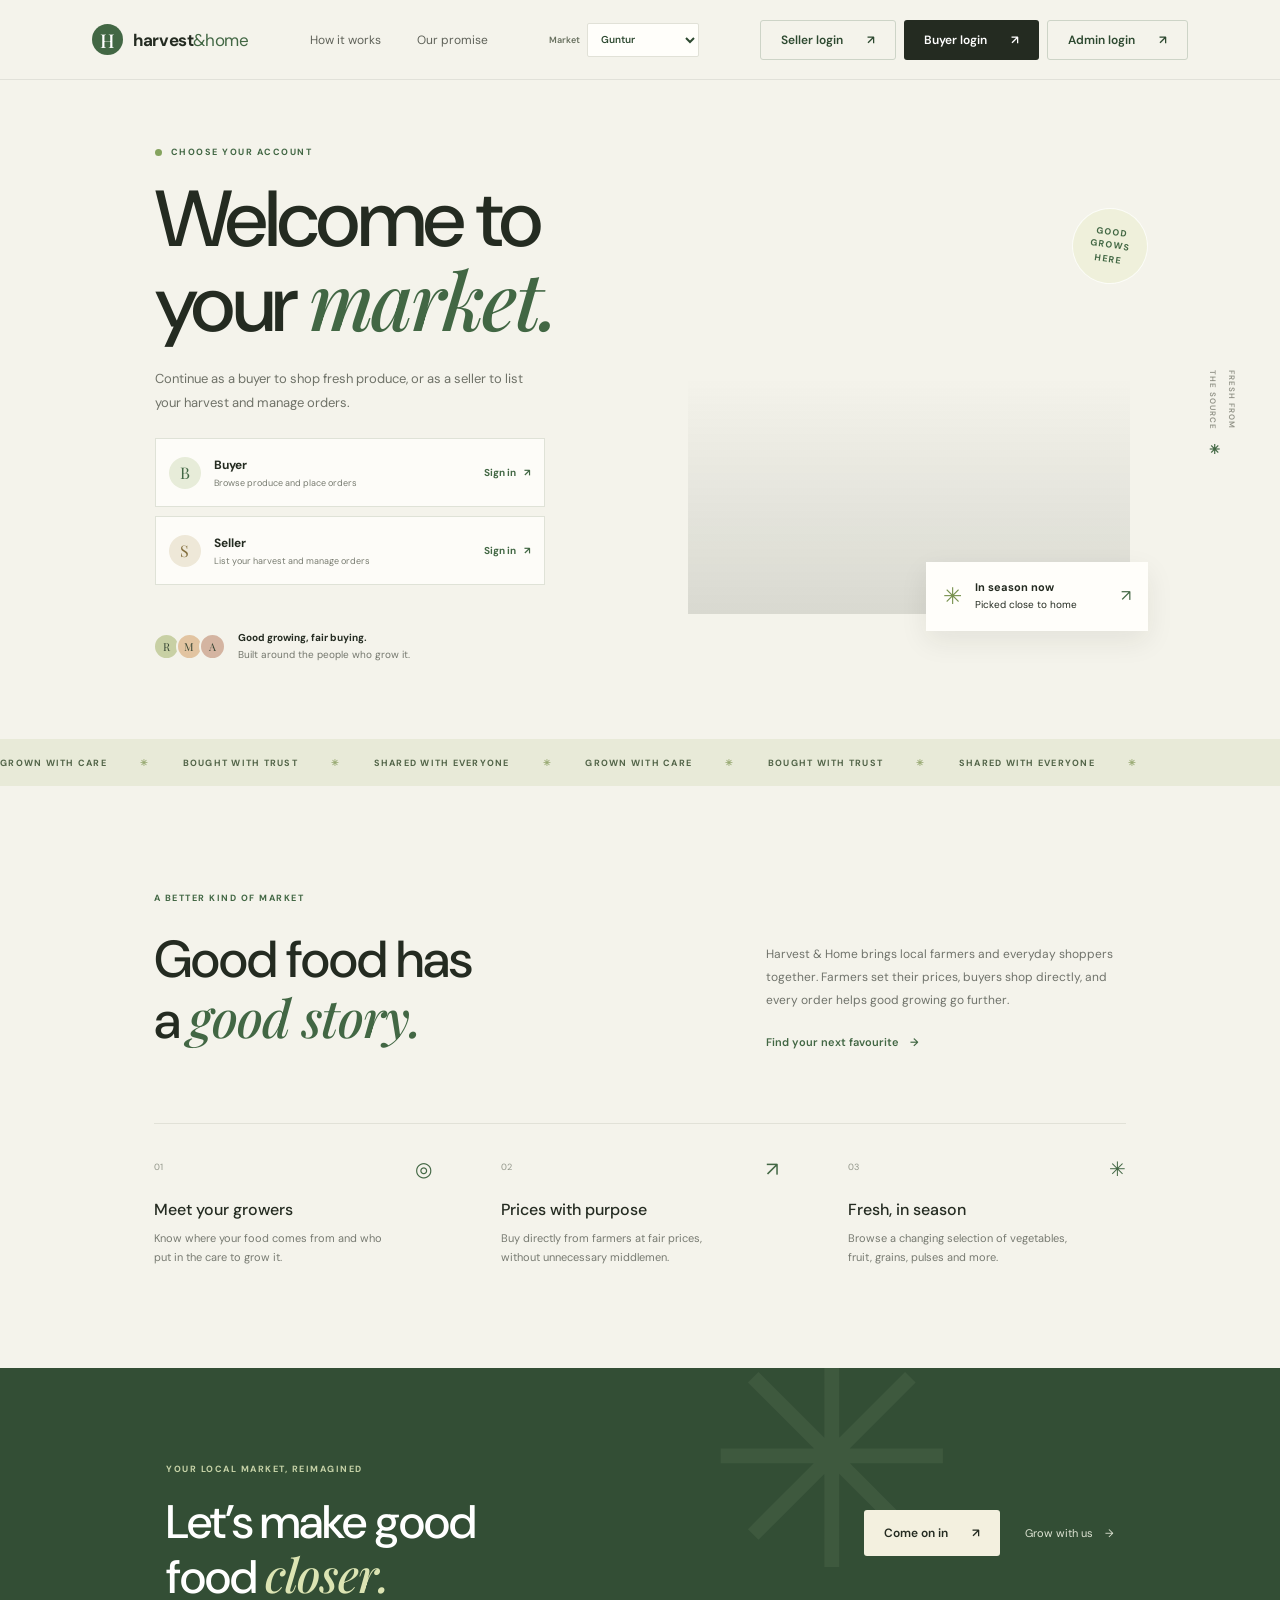
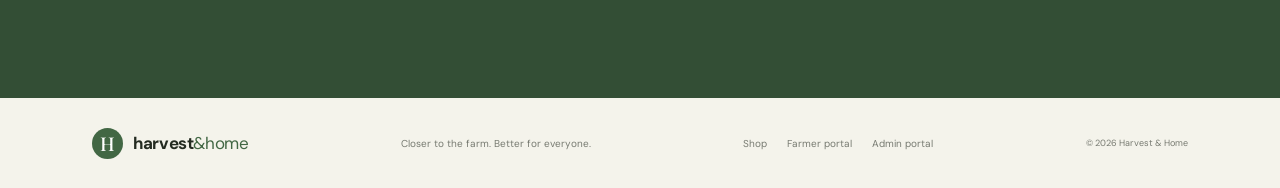
<file: index.html>
<!doctype html>
<html lang="en">
<head>
  <meta charset="utf-8">
  <meta name="viewport" content="width=device-width, initial-scale=1">
  <meta name="theme-color" content="#f4f3eb">
  <title>Harvest & Home | From local farms to your table</title>
  <link rel="stylesheet" href="styles.css?v=20261126-1">
  <script src="app.js?v=20261126-2" defer></script>
</head>
<body data-page="home">
  <header class="site-header">
    <a class="brand" href="index.html"><span class="brand-mark">H</span><span>harvest<span class="brand-light">&home</span></span></a>
    <nav class="header-nav" aria-label="Main navigation">
      <a href="#how-it-works">How it works</a>
      <a href="#our-promise">Our promise</a>
    </nav>
    <label class="location-control"><span>Market</span><select data-location-select aria-label="Market location"><option>Guntur</option><option>Vijayawada</option><option>Tenali</option></select></label>
    <div class="header-login-actions" aria-label="Choose your login">
      <a class="button button-outline header-cta" href="farmer-login.html">Seller login <span aria-hidden="true">↗</span></a>
      <a class="button button-dark header-cta" href="buyer-login.html">Buyer login <span aria-hidden="true">↗</span></a>
      <a class="button button-outline header-cta" href="admin-login.html">Admin login <span aria-hidden="true">↗</span></a>
    </div>
  </header>

  <main>
    <section class="hero">
      <div class="hero-copy">
        <p class="eyebrow"><span class="eyebrow-dot"></span> CHOOSE YOUR ACCOUNT</p>
        <h1>Welcome to<br>your <em>market.</em></h1>
        <p class="hero-description">Continue as a buyer to shop fresh produce, or as a seller to list your harvest and manage orders.</p>
        <div class="role-choice-list" role="group" aria-label="Choose your account type">
          <a class="role-choice" href="buyer-login.html">
            <span class="role-choice-mark" aria-hidden="true">B</span>
            <span class="role-choice-copy"><strong>Buyer</strong><small>Browse produce and place orders</small></span>
            <span class="role-choice-action">Sign in <span aria-hidden="true">↗</span></span>
          </a>
          <a class="role-choice" href="farmer-login.html">
            <span class="role-choice-mark role-choice-mark-seller" aria-hidden="true">S</span>
            <span class="role-choice-copy"><strong>Seller</strong><small>List your harvest and manage orders</small></span>
            <span class="role-choice-action">Sign in <span aria-hidden="true">↗</span></span>
          </a>
        </div>
        <div class="hero-proof"><div class="avatar-stack" aria-hidden="true"><span>R</span><span>M</span><span>A</span></div><p><strong>Good growing, fair buying.</strong><br>Built around the people who grow it.</p></div>
      </div>
      <div class="hero-art" role="img" aria-label="Freshly harvested vegetables on a farm table">
        <div class="hero-image"></div>
        <div class="season-note"><span class="season-icon">✳</span><span><strong>In season now</strong><br>Picked close to home</span><span class="season-arrow">↗</span></div>
        <span class="hero-stamp">GOOD<br>GROWS<br>HERE</span>
      </div>
      <div class="hero-side-note">FRESH FROM<br>THE SOURCE <span>✳</span></div>
    </section>

    <section class="ticker" aria-label="Marketplace values"><div>GROWN WITH CARE <span>✳</span> BOUGHT WITH TRUST <span>✳</span> SHARED WITH EVERYONE <span>✳</span> GROWN WITH CARE <span>✳</span> BOUGHT WITH TRUST <span>✳</span> SHARED WITH EVERYONE <span>✳</span></div></section>

    <section class="intro-section" id="how-it-works">
      <div class="section-kicker">A BETTER KIND OF MARKET</div>
      <div class="intro-grid"><h2>Good food has<br>a <em>good story.</em></h2><div class="intro-text"><p>Harvest & Home brings local farmers and everyday shoppers together. Farmers set their prices, buyers shop directly, and every order helps good growing go further.</p><a class="quiet-link" href="buyer-login.html">Find your next favourite <span aria-hidden="true">→</span></a></div></div>
      <div class="value-grid" id="our-promise">
        <article class="value-item"><span class="value-number">01</span><span class="value-icon">◎</span><h3>Meet your growers</h3><p>Know where your food comes from and who put in the care to grow it.</p></article>
        <article class="value-item"><span class="value-number">02</span><span class="value-icon">↗</span><h3>Prices with purpose</h3><p>Buy directly from farmers at fair prices, without unnecessary middlemen.</p></article>
        <article class="value-item"><span class="value-number">03</span><span class="value-icon">✳</span><h3>Fresh, in season</h3><p>Browse a changing selection of vegetables, fruit, grains, pulses and more.</p></article>
      </div>
    </section>

    <section class="cta-band"><div><p class="eyebrow eyebrow-light">YOUR LOCAL MARKET, REIMAGINED</p><h2>Let’s make good<br>food <em>closer.</em></h2></div><div class="cta-actions"><a class="button button-cream" href="buyer-login.html">Come on in <span aria-hidden="true">↗</span></a><a class="cta-secondary" href="farmer-login.html">Grow with us <span aria-hidden="true">→</span></a></div><span class="cta-decoration" aria-hidden="true">✳</span></section>
  </main>

  <footer class="site-footer"><a class="brand brand-footer" href="index.html"><span class="brand-mark">H</span><span>harvest<span class="brand-light">&home</span></span></a><p>Closer to the farm. Better for everyone.</p><div><a href="buyer-login.html">Shop</a><a href="farmer-login.html">Farmer portal</a><a href="admin-login.html">Admin portal</a></div><span class="footer-copy">© 2026 Harvest & Home</span></footer>
</body>
</html>
</file>
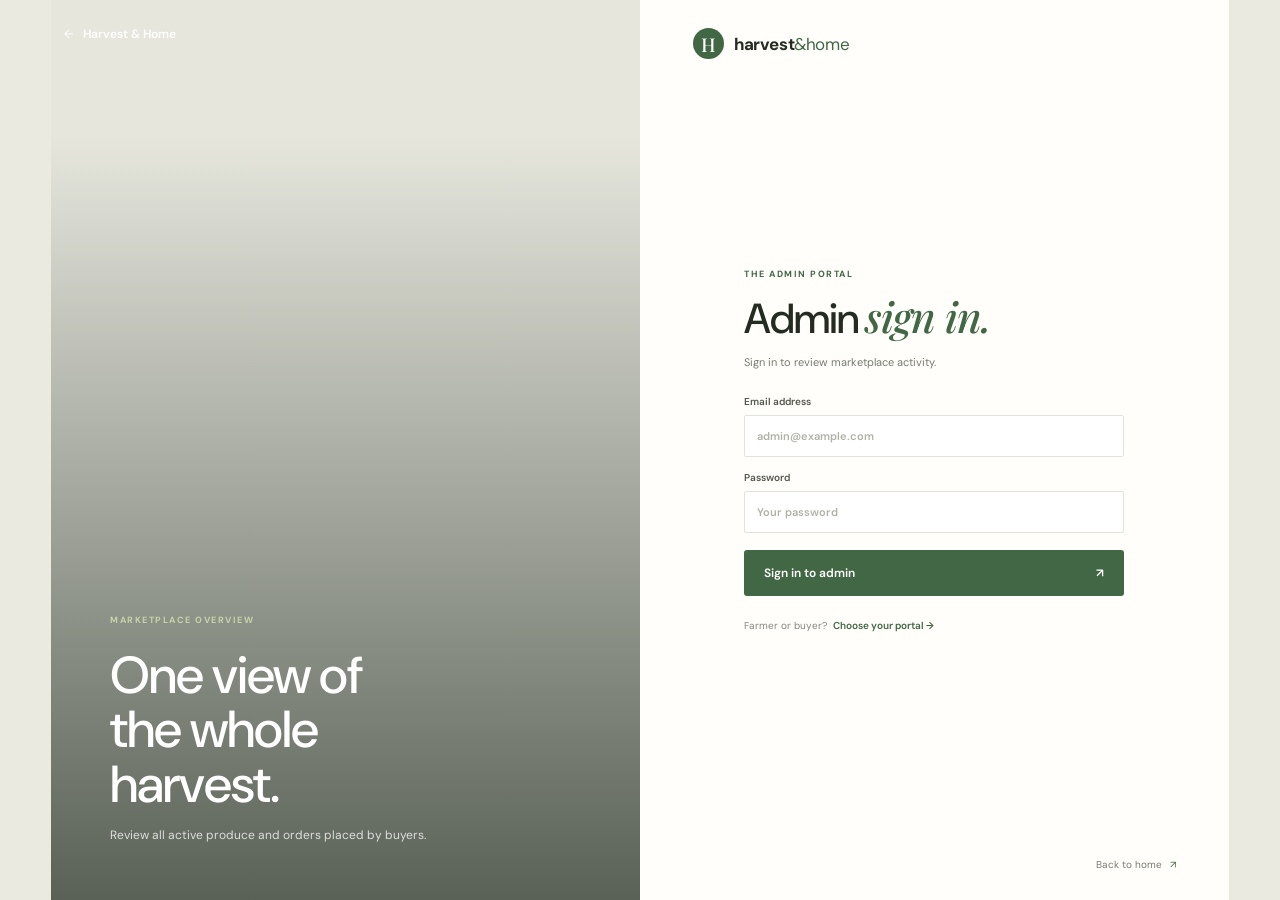
<file: admin-login.html>
<!doctype html>
<html lang="en">
<head>
  <meta charset="utf-8">
  <meta name="viewport" content="width=device-width, initial-scale=1">
  <title>Admin sign in | Harvest & Home</title>
  <link rel="stylesheet" href="styles.css?v=20261126-1">
  <script src="app.js?v=20261126-2" defer></script>
</head>
<body class="auth-page" data-page="admin-login">
  <a class="back-home" href="index.html">← <span>Harvest & Home</span></a>
  <main class="auth-layout">
    <section class="auth-photo admin-photo"><div class="auth-photo-caption"><span class="eyebrow eyebrow-light">MARKETPLACE OVERVIEW</span><h1>One view of<br>the whole<br>harvest.</h1><p>Review all active produce and orders placed by buyers.</p></div></section>
    <section class="auth-panel"><a class="brand auth-brand" href="index.html"><span class="brand-mark">H</span><span>harvest<span class="brand-light">&home</span></span></a><div class="auth-form-wrap"><p class="section-kicker">THE ADMIN PORTAL</p><h2>Admin <em>sign in.</em></h2><p class="auth-lede">Sign in to review marketplace activity.</p>
      <form class="auth-form" data-auth-form="admin" data-mode="login">
        <label>Email address<input name="email" type="email" autocomplete="username" placeholder="admin@example.com" required></label>
        <label>Password<input name="password" type="password" autocomplete="current-password" placeholder="Your password" required></label>
        <p class="form-message" aria-live="polite"></p>
        <button class="button button-green auth-submit" type="submit"><span data-submit-label>Sign in to admin</span><span aria-hidden="true">↗</span></button>
      </form>
      <p class="auth-switch">Farmer or buyer? <a href="index.html">Choose your portal →</a></p>
    </div><a class="auth-home-link" href="index.html">Back to home <span aria-hidden="true">↗</span></a></section>
  </main>
</body>
</html>
</file>
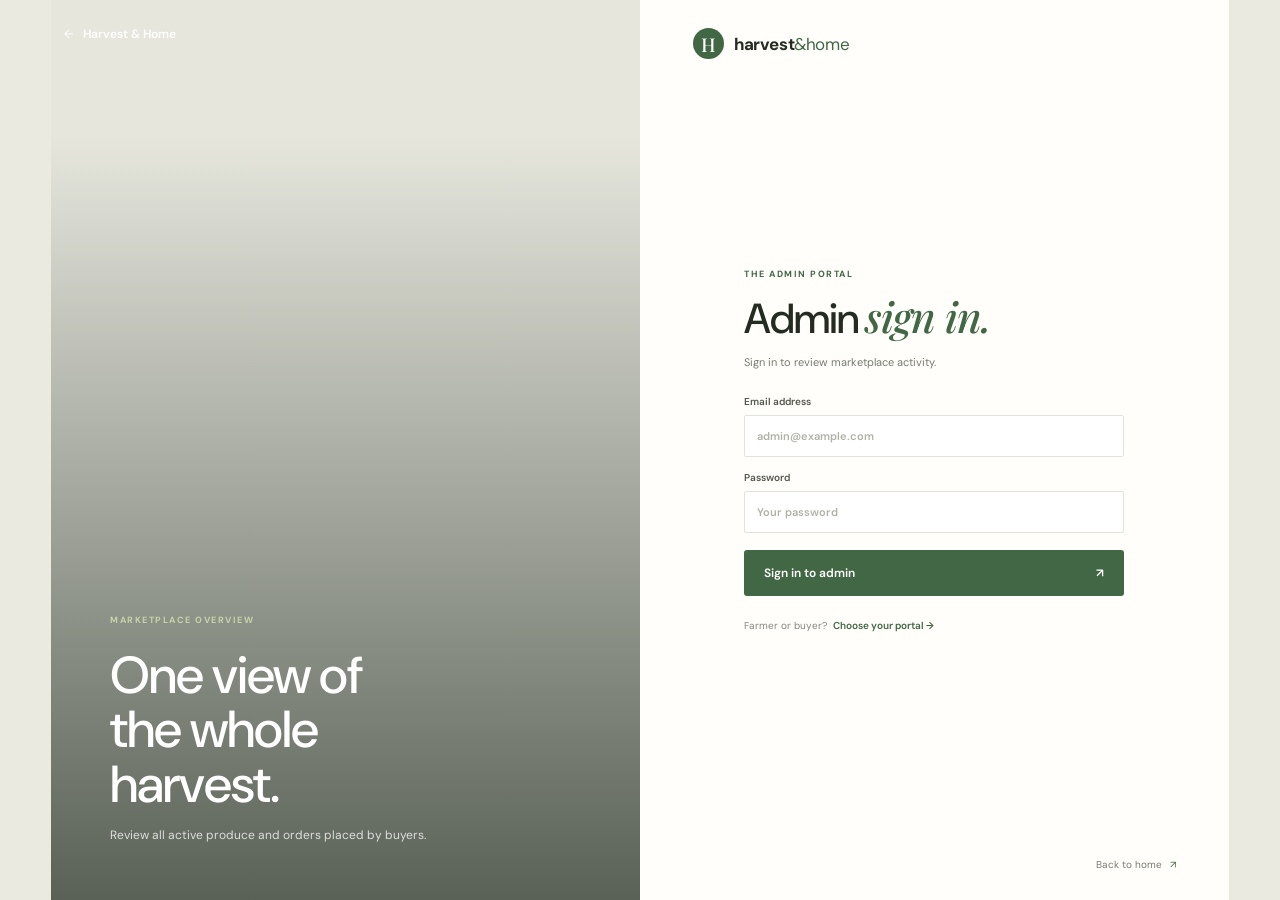
<file: admin.html>
<!doctype html>
<html lang="en">
<head>
  <meta charset="utf-8">
  <meta name="viewport" content="width=device-width, initial-scale=1">
  <title>Admin overview | Harvest & Home</title>
  <link rel="stylesheet" href="styles.css?v=20261126-1">
  <script src="app.js?v=20261126-2" defer></script>
</head>
<body class="app-page" data-page="admin">
  <header class="app-header"><a class="brand" href="index.html"><span class="brand-mark">H</span><span>harvest<span class="brand-light">&home</span></span></a><nav class="app-nav"><a class="is-current" href="admin.html">Overview</a><a href="#admin-inventory">All products</a><a href="#admin-orders">Buyer orders</a></nav><label class="location-control"><span>Market</span><select data-location-select aria-label="Market location"><option>Guntur</option><option>Vijayawada</option><option>Tenali</option></select></label><div class="app-account"><span class="account-greeting" data-account-name></span><button class="icon-button" type="button" data-logout aria-label="Sign out" title="Sign out">↗</button></div></header>
  <main class="admin-main">
    <section class="admin-welcome"><div><p class="eyebrow"><span class="eyebrow-dot"></span> MARKETPLACE ADMIN</p><h1>Marketplace <em>overview.</em></h1><p>All active farmer listings and buyer orders in one place.</p></div><button class="quiet-link admin-refresh" type="button" data-admin-refresh>Refresh ↻</button></section>
    <section class="admin-stat-grid" aria-label="Marketplace totals"><article class="admin-stat"><span>Available products</span><strong data-admin-stat-products>0</strong><small>Active farmer listings</small></article><article class="admin-stat"><span>Orders placed</span><strong data-admin-stat-orders>0</strong><small>All buyer orders</small></article><article class="admin-stat"><span>Farmers</span><strong data-admin-stat-farmers>0</strong><small>Registered seller accounts</small></article><article class="admin-stat"><span>Buyers</span><strong data-admin-stat-buyers>0</strong><small>Registered buyer accounts</small></article></section>
    <section class="admin-section" id="admin-inventory"><div class="market-heading"><div><p class="section-kicker">FARMER MARKETPLACE</p><h2>Available products <span class="market-result-count" data-admin-products-count></span></h2></div><label class="admin-search"><span class="sr-only">Search products</span><input type="search" placeholder="Search products or farmers" data-admin-product-search></label></div><div class="admin-product-list" data-admin-products></div></section>
    <section class="admin-section" id="admin-orders"><div class="market-heading"><div><p class="section-kicker">BUYER ACTIVITY</p><h2>Orders placed <span class="market-result-count" data-admin-orders-count></span></h2></div><div class="admin-order-filters"><label class="admin-search"><span class="sr-only">Search orders</span><input type="search" placeholder="Search buyer, order, product" data-admin-order-search></label><label><span class="sr-only">Filter orders by status</span><select class="admin-status-filter" data-admin-order-status><option>All</option><option>New</option><option>Preparing</option><option>Ready for pickup</option><option>Delivered</option><option>Cancelled</option></select></label><button class="admin-clear-filters" type="button" data-admin-clear-filters>Show all orders</button></div></div><div class="admin-order-list" data-admin-orders></div></section>
  </main>
  <footer class="app-footer"><a class="brand" href="index.html"><span class="brand-mark">H</span><span>harvest<span class="brand-light">&home</span></span></a><span>Good food, a shorter journey.</span><a href="index.html">Home ↗</a></footer>
</body>
</html>
</file>
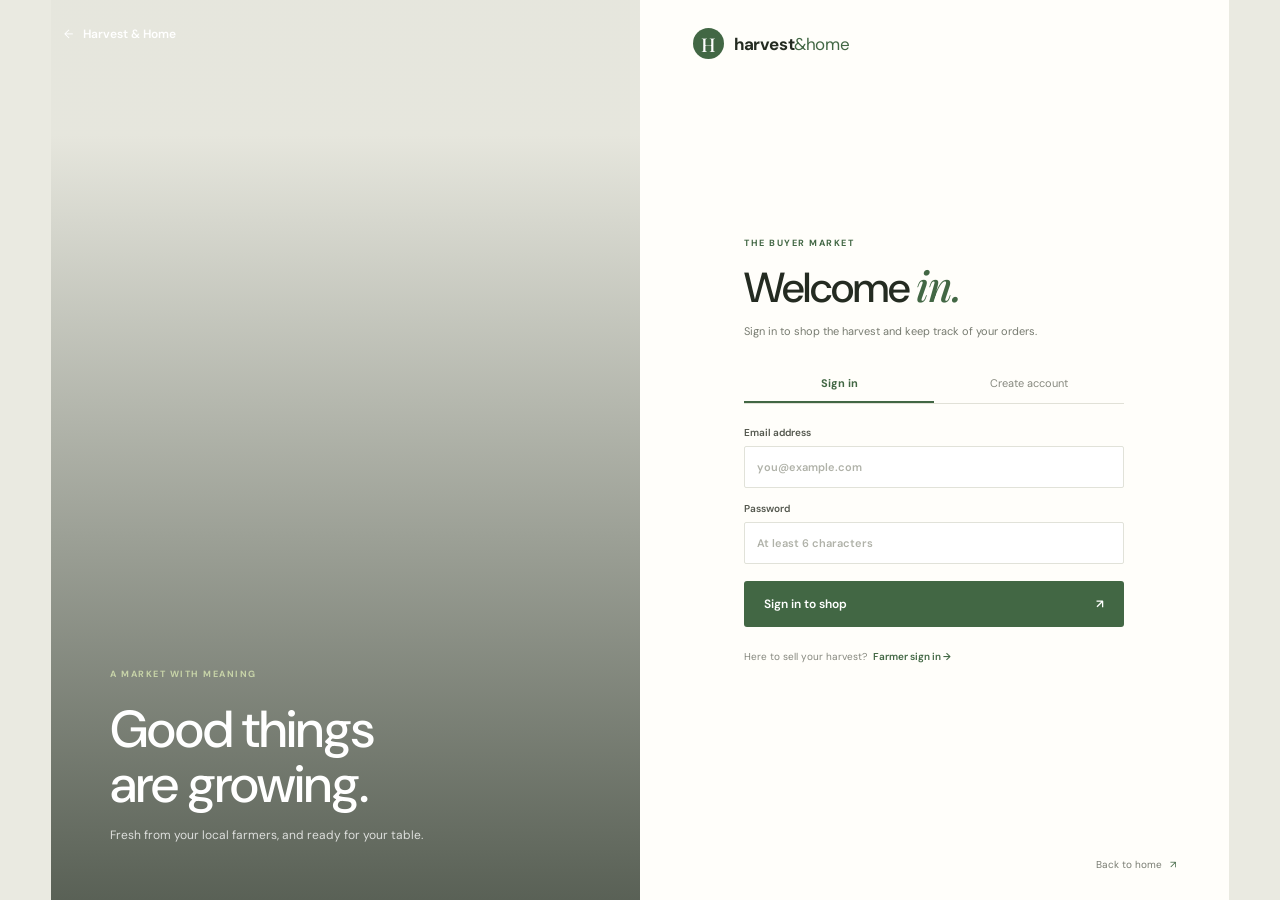
<file: buyer-login.html>
<!doctype html>
<html lang="en">
<head>
  <meta charset="utf-8">
  <meta name="viewport" content="width=device-width, initial-scale=1">
  <title>Buyer sign in | Harvest & Home</title>
  <link rel="stylesheet" href="styles.css?v=20261126-1">
  <script src="app.js?v=20261126-2" defer></script>
</head>
<body class="auth-page" data-page="buyer-login">
  <a class="back-home" href="index.html">← <span>Harvest & Home</span></a>
  <main class="auth-layout">
    <section class="auth-photo buyer-photo"><div class="auth-photo-caption"><span class="eyebrow eyebrow-light">A MARKET WITH MEANING</span><h1>Good things<br>are growing.</h1><p>Fresh from your local farmers, and ready for your table.</p></div></section>
    <section class="auth-panel"><a class="brand auth-brand" href="index.html"><span class="brand-mark">H</span><span>harvest<span class="brand-light">&home</span></span></a><div class="auth-form-wrap"><p class="section-kicker">THE BUYER MARKET</p><h2>Welcome <em>in.</em></h2><p class="auth-lede">Sign in to shop the harvest and keep track of your orders.</p>
      <div class="auth-tabs" role="tablist" aria-label="Account action"><button class="auth-tab is-active" type="button" data-auth-tab="login">Sign in</button><button class="auth-tab" type="button" data-auth-tab="signup">Create account</button></div>
      <form class="auth-form" data-auth-form="buyer" data-mode="login">
        <label data-field="name" hidden>Full name<input name="name" autocomplete="name" placeholder="Your name"></label>
        <label>Email address<input name="email" type="email" autocomplete="email" placeholder="you@example.com" required></label>
        <label>Password<input name="password" type="password" autocomplete="current-password" placeholder="At least 6 characters" minlength="6" required></label>
        <p class="form-message" aria-live="polite"></p>
        <button class="button button-green auth-submit" type="submit"><span data-submit-label>Sign in to shop</span><span aria-hidden="true">↗</span></button>
      </form>
      <p class="auth-switch">Here to sell your harvest? <a href="farmer-login.html">Farmer sign in →</a></p>
    </div><a class="auth-home-link" href="index.html">Back to home <span aria-hidden="true">↗</span></a></section>
  </main>
</body>
</html>
</file>
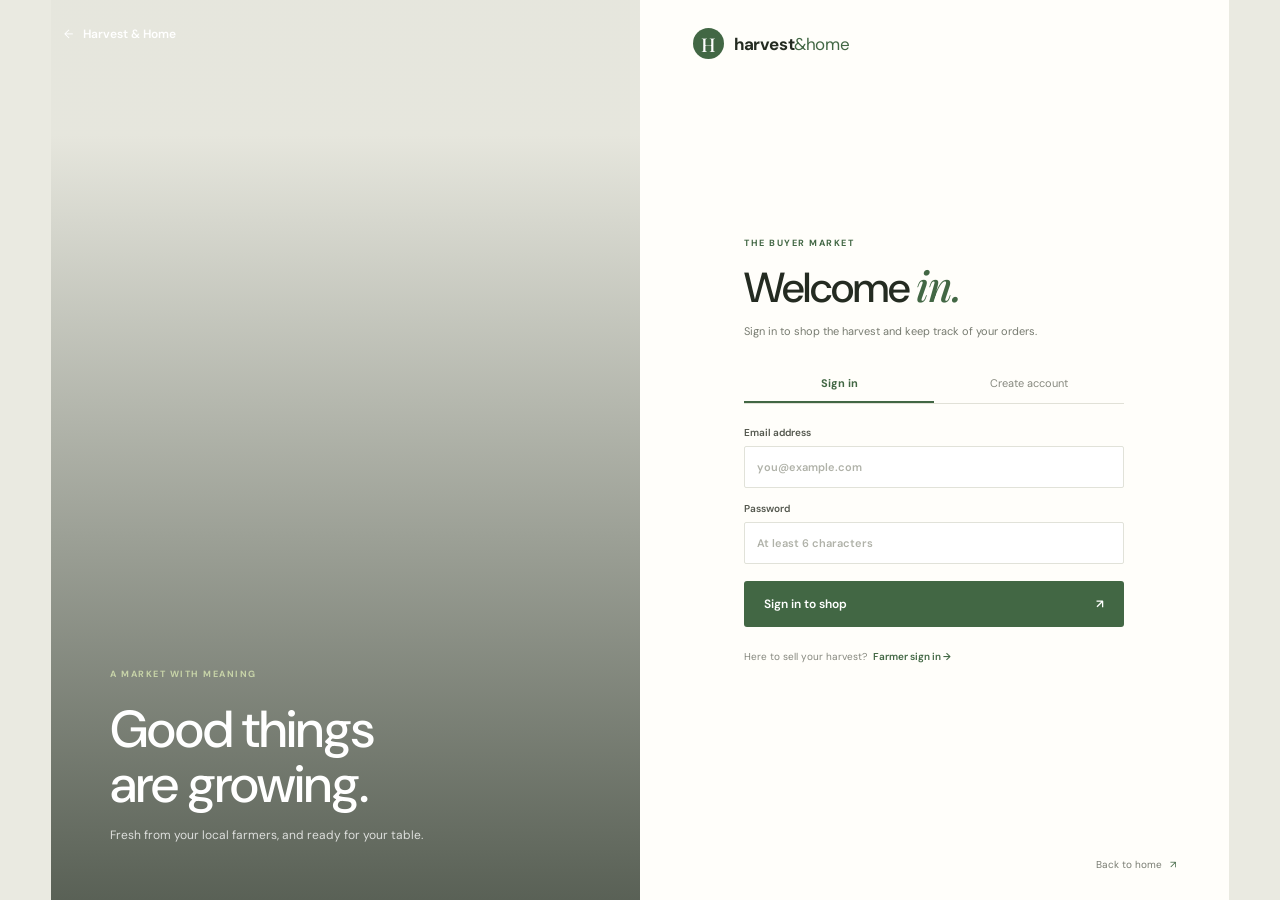
<file: buyer.html>
<!doctype html>
<html lang="en">
<head>
  <meta charset="utf-8">
  <meta name="viewport" content="width=device-width, initial-scale=1">
  <title>Shop the harvest | Harvest & Home</title>
  <link rel="stylesheet" href="styles.css?v=20261126-1">
  <script src="app.js?v=20261126-2" defer></script>
</head>
<body class="app-page" data-page="buyer">
  <header class="app-header"><a class="brand" href="index.html"><span class="brand-mark">H</span><span>harvest<span class="brand-light">&home</span></span></a><nav class="app-nav"><a class="is-current" href="buyer.html">The market</a><button class="nav-button" type="button" data-toggle-wishlist aria-pressed="false">♡ Wishlist <span class="order-count" data-wishlist-count>0</span></button><a class="nav-button" href="orders.html">My orders <span class="order-count" data-order-count>0</span></a></nav><label class="location-control"><span>Market</span><select data-location-select aria-label="Market location"><option>Guntur</option><option>Vijayawada</option><option>Tenali</option></select></label><div class="app-account"><span class="account-greeting" data-account-name></span><button class="icon-button" type="button" data-logout aria-label="Sign out" title="Sign out">↗</button></div></header>
  <main class="market-main">
    <section class="market-welcome"><div><p class="eyebrow"><span class="eyebrow-dot"></span> FRESH FROM YOUR FARMERS</p><h1>The good stuff,<br><em>just harvested.</em></h1><p>Shop a thoughtful selection from growers near and far.</p></div><div class="market-welcome-side"><span class="market-flower">✳</span><span>GROWN WITH CARE<br>SHARED WITH YOU</span></div></section>
    <section class="market-toolbar" aria-label="Find produce"><div class="search-wrap"><span aria-hidden="true">⌕</span><input type="search" id="product-search" placeholder="Search produce..." aria-label="Search produce"></div><div class="category-list" role="group" aria-label="Filter by category"><button class="category-chip is-selected" data-category="All" type="button">Everything</button><button class="category-chip" data-category="Vegetables" type="button">Vegetables</button><button class="category-chip" data-category="Fruits" type="button">Fruits</button><button class="category-chip" data-category="Pulses" type="button">Pulses</button><button class="category-chip" data-category="Grains" type="button">Grains</button><button class="category-chip" data-category="Dairy" type="button">Dairy</button><button class="category-chip" data-category="Spices" type="button">Spices</button><button class="category-chip" data-category="Dry Fruits" type="button">Dry Fruits</button><button class="category-chip" data-category="Other" type="button">Other farm goods</button></div></section>
    <div class="market-heading"><div><p class="section-kicker">GOOD GROWING, GOOD EATING</p><h2><span data-market-heading>At the market</span> <span class="market-result-count" data-result-count></span></h2></div><span class="market-sort-note">Direct from independent farmers</span></div>
    <section class="product-grid" data-product-grid aria-live="polite"></section>
  </main>
  <footer class="app-footer"><a class="brand" href="index.html"><span class="brand-mark">H</span><span>harvest<span class="brand-light">&home</span></span></a><span>Good food, a shorter journey.</span><a href="farmer-login.html">Are you a farmer? ↗</a></footer>

  <div class="cart-backdrop" data-cart-backdrop></div><aside class="cart-drawer" data-cart-drawer aria-label="Shopping cart" aria-hidden="true"><div class="drawer-header"><div><p class="section-kicker">YOUR BASKET</p><h2>A little <em>goodness.</em></h2></div><button class="icon-button" type="button" data-close-cart aria-label="Close basket">×</button></div><div class="cart-items" data-cart-items></div><div class="cart-checkout" data-cart-checkout></div></aside>
  <button class="cart-fab" type="button" data-open-cart aria-label="Open shopping basket"><span aria-hidden="true">▱</span><span>Basket</span><b data-cart-count>0</b></button>
</body>
</html>
</file>
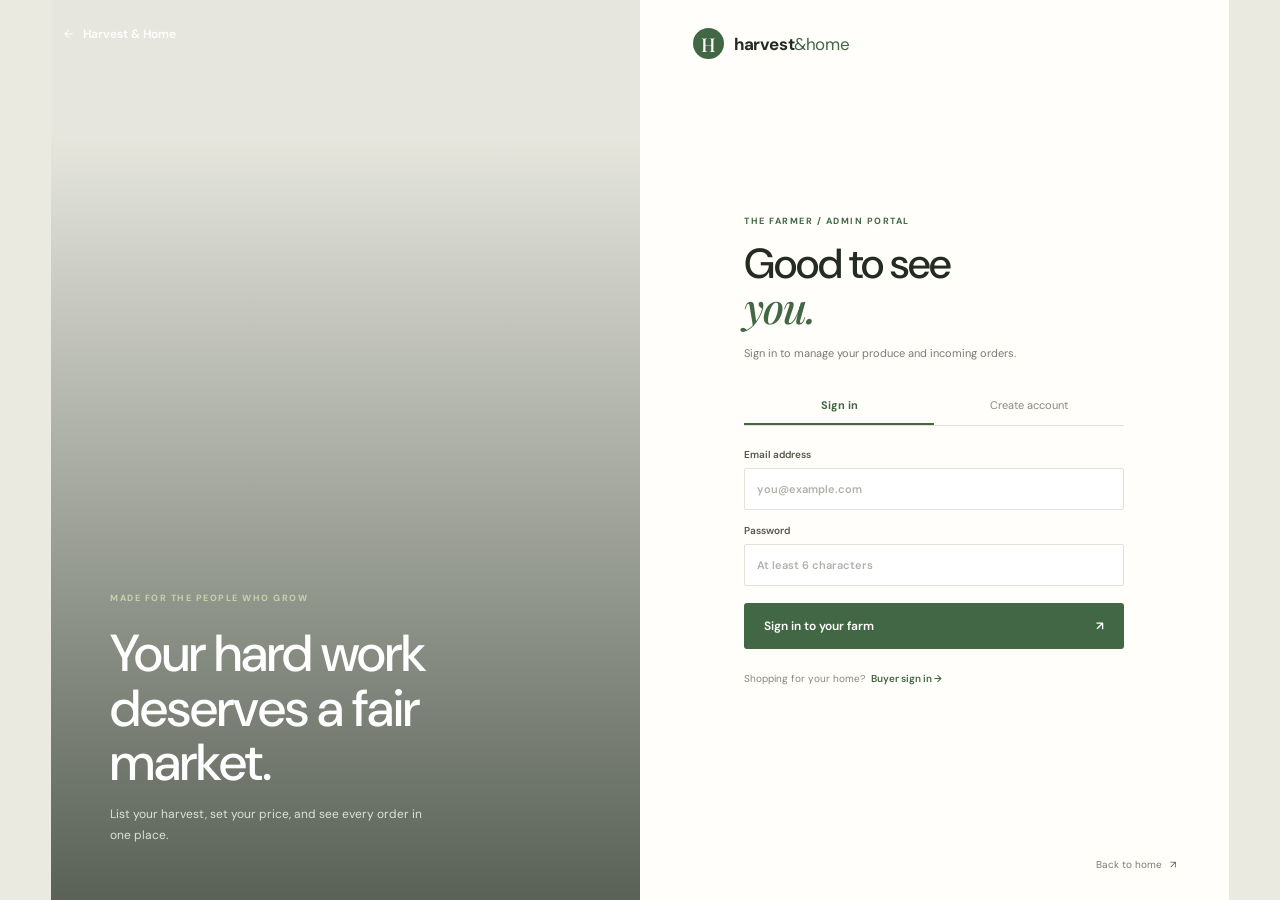
<file: farmer-login.html>
<!doctype html>
<html lang="en">
<head>
  <meta charset="utf-8">
  <meta name="viewport" content="width=device-width, initial-scale=1">
  <title>Farmer sign in | Harvest & Home</title>
  <link rel="stylesheet" href="styles.css?v=20261126-1">
  <script src="app.js?v=20261126-2" defer></script>
</head>
<body class="auth-page" data-page="farmer-login">
  <a class="back-home" href="index.html">← <span>Harvest & Home</span></a>
  <main class="auth-layout">
    <section class="auth-photo farmer-photo"><div class="auth-photo-caption"><span class="eyebrow eyebrow-light">MADE FOR THE PEOPLE WHO GROW</span><h1>Your hard work<br>deserves a fair<br>market.</h1><p>List your harvest, set your price, and see every order in one place.</p></div></section>
    <section class="auth-panel"><a class="brand auth-brand" href="index.html"><span class="brand-mark">H</span><span>harvest<span class="brand-light">&home</span></span></a><div class="auth-form-wrap"><p class="section-kicker">THE FARMER / ADMIN PORTAL</p><h2>Good to see<br><em>you.</em></h2><p class="auth-lede">Sign in to manage your produce and incoming orders.</p>
      <div class="auth-tabs" role="tablist" aria-label="Account action"><button class="auth-tab is-active" type="button" data-auth-tab="login">Sign in</button><button class="auth-tab" type="button" data-auth-tab="signup">Create account</button></div>
      <form class="auth-form" data-auth-form="farmer" data-mode="login">
        <label data-field="name" hidden>Farmer or farm name<input name="name" autocomplete="name" placeholder="Your name or farm name"></label>
        <label>Email address<input name="email" type="email" autocomplete="email" placeholder="you@example.com" required></label>
        <label>Password<input name="password" type="password" autocomplete="current-password" placeholder="At least 6 characters" minlength="6" required></label>
        <p class="form-message" aria-live="polite"></p>
        <button class="button button-green auth-submit" type="submit"><span data-submit-label>Sign in to your farm</span><span aria-hidden="true">↗</span></button>
      </form>
      <p class="auth-switch">Shopping for your home? <a href="buyer-login.html">Buyer sign in →</a></p>
    </div><a class="auth-home-link" href="index.html">Back to home <span aria-hidden="true">↗</span></a></section>
  </main>
</body>
</html>
</file>
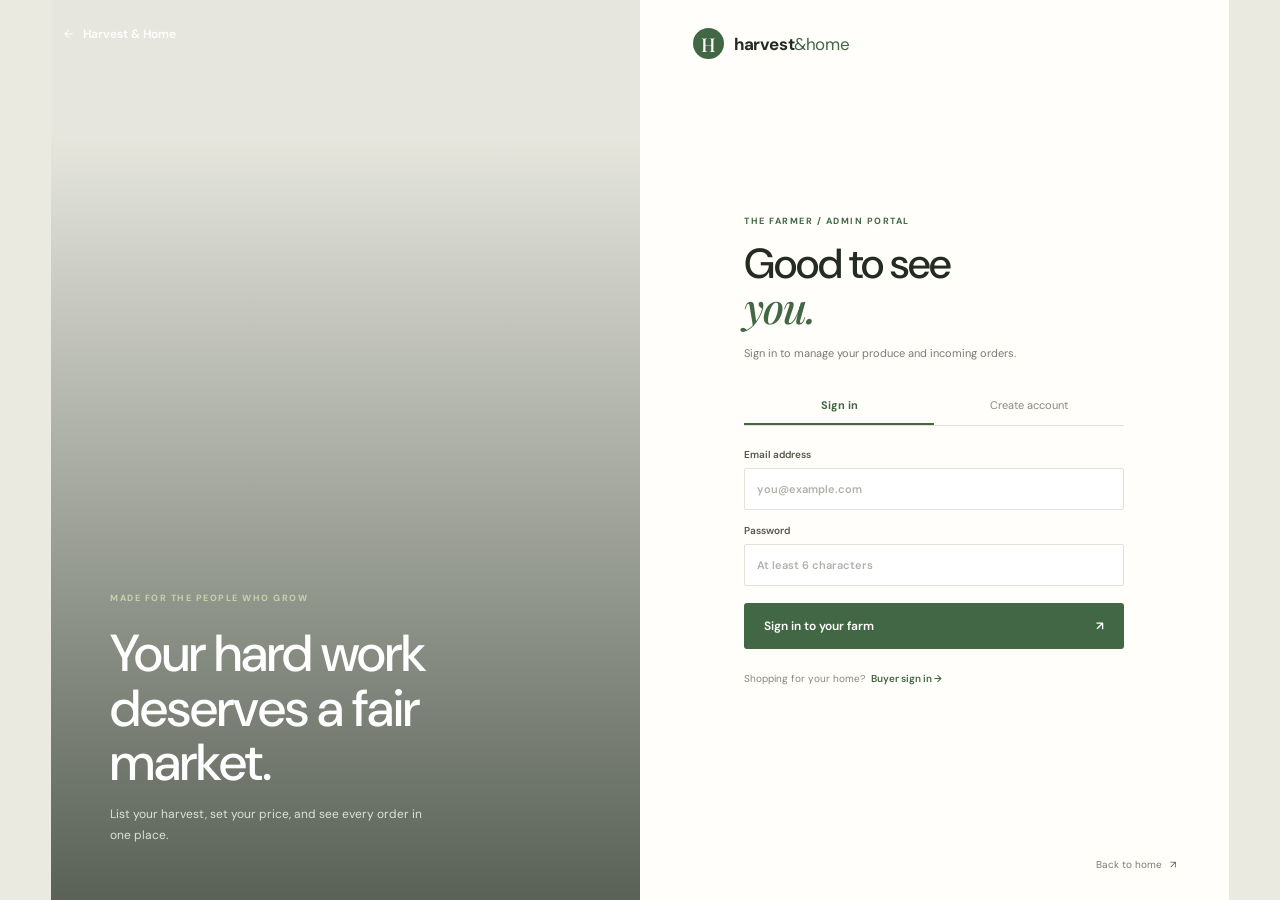
<file: farmer-orders.html>
<!doctype html>
<html lang="en">
<head>
  <meta charset="utf-8">
  <meta name="viewport" content="width=device-width, initial-scale=1">
  <title>Incoming orders | Harvest & Home</title>
  <link rel="stylesheet" href="styles.css?v=20261126-1">
  <script src="app.js?v=20261126-2" defer></script>
</head>
<body class="app-page" data-page="farmer-orders">
  <header class="app-header"><a class="brand" href="index.html"><span class="brand-mark">H</span><span>harvest<span class="brand-light">&home</span></span></a><nav class="app-nav"><a href="farmer.html">Farm dashboard</a><a href="farmer-products.html">My products</a><a class="is-current" href="farmer-orders.html">Incoming orders</a></nav><label class="location-control"><span>Market</span><select data-location-select aria-label="Market location"><option>Guntur</option><option>Vijayawada</option><option>Tenali</option></select></label><div class="app-account"><span class="account-greeting" data-account-name></span><button class="icon-button" type="button" data-logout aria-label="Sign out" title="Sign out">↗</button></div></header>
  <main class="farmer-main">
    <section class="farmer-welcome"><div><p class="eyebrow"><span class="eyebrow-dot"></span> STRAIGHT FROM YOUR CUSTOMERS</p><h1>Incoming <em>orders.</em></h1><p>Only orders containing your products appear here.</p></div></section>
    <div class="market-heading"><div><p class="section-kicker">YOUR CUSTOMER ORDERS</p><h2>Orders <span class="market-result-count" data-farmer-order-count>(0)</span></h2></div><button class="quiet-link refresh-button" type="button" data-refresh-orders>Refresh ↻</button></div>
    <section class="farmer-orders" data-farmer-orders></section>
  </main>
  <footer class="app-footer"><a class="brand" href="index.html"><span class="brand-mark">H</span><span>harvest<span class="brand-light">&home</span></span></a><span>Good food, a shorter journey.</span><a href="farmer-products.html">My products ↗</a></footer>
</body>
</html>
</file>
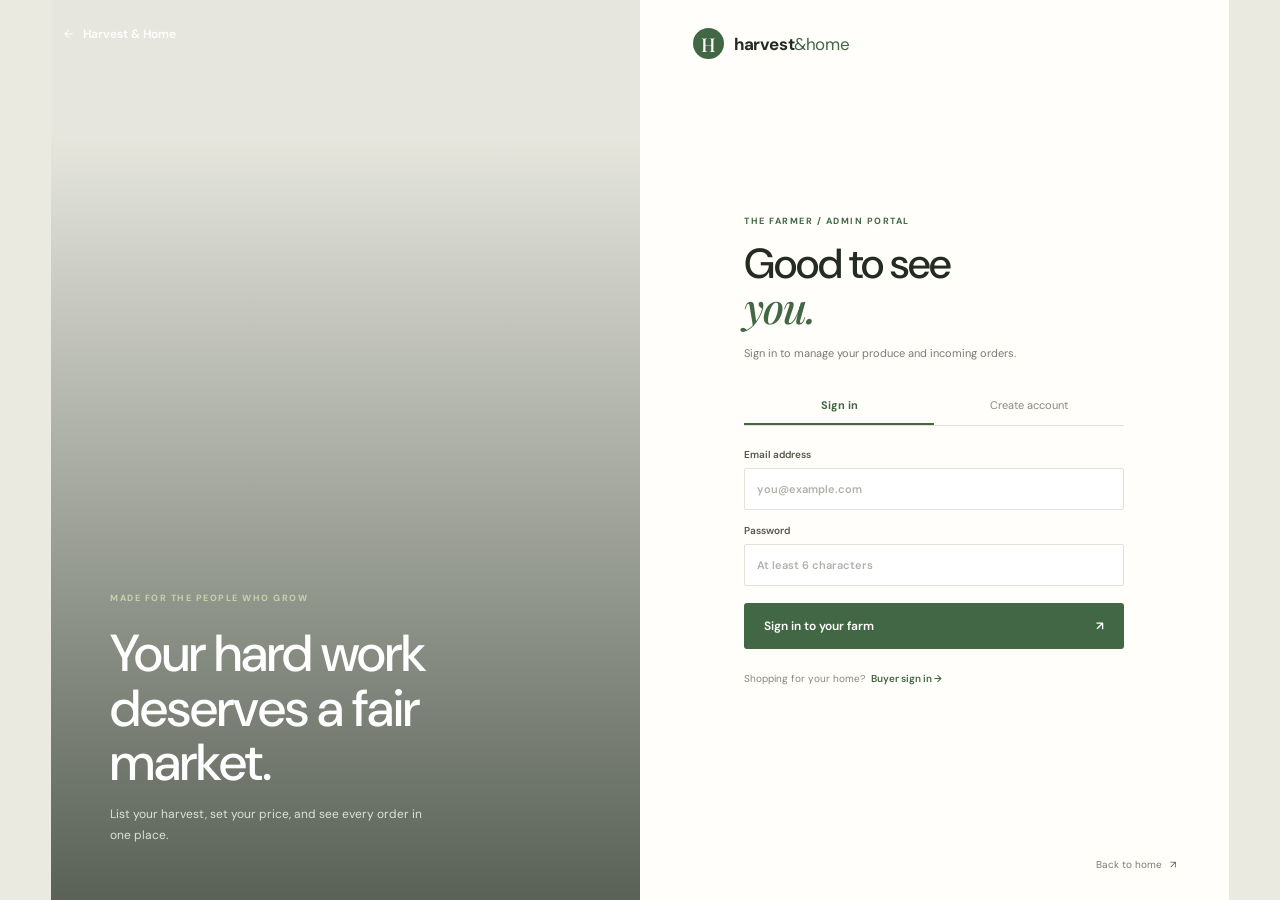
<file: farmer-products.html>
<!doctype html>
<html lang="en">
<head>
  <meta charset="utf-8">
  <meta name="viewport" content="width=device-width, initial-scale=1">
  <title>My products | Harvest & Home</title>
  <link rel="stylesheet" href="styles.css?v=20261126-1">
  <script src="app.js?v=20261126-2" defer></script>
</head>
<body class="app-page" data-page="farmer-products">
  <header class="app-header"><a class="brand" href="index.html"><span class="brand-mark">H</span><span>harvest<span class="brand-light">&home</span></span></a><nav class="app-nav"><a href="farmer.html">Farm dashboard</a><a class="is-current" href="farmer-products.html">My products</a><a href="farmer-orders.html">Incoming orders</a></nav><label class="location-control"><span>Market</span><select data-location-select aria-label="Market location"><option>Guntur</option><option>Vijayawada</option><option>Tenali</option></select></label><div class="app-account"><span class="account-greeting" data-account-name></span><button class="icon-button" type="button" data-logout aria-label="Sign out" title="Sign out">↗</button></div></header>
  <main class="farmer-main">
    <section class="farmer-welcome"><div><p class="eyebrow"><span class="eyebrow-dot"></span> YOUR CORNER OF THE MARKET</p><h1>My <em>products.</em></h1><p>Only produce listed by your farm appears here.</p></div><button class="button button-green" type="button" data-add-listing>＋ Add produce</button></section>
    <div class="market-heading"><div><p class="section-kicker">YOUR ACTIVE LISTINGS</p><h2>Available in the market <span class="market-result-count" data-stat-products>0</span></h2></div></div>
    <section class="inventory-grid" data-inventory></section>
  </main>
  <footer class="app-footer"><a class="brand" href="index.html"><span class="brand-mark">H</span><span>harvest<span class="brand-light">&home</span></span></a><span>Good food, a shorter journey.</span><a href="farmer-orders.html">Incoming orders ↗</a></footer>
  <dialog class="listing-dialog" data-listing-dialog><form method="dialog" data-listing-form><div class="drawer-header"><div><p class="section-kicker">MANAGE YOUR STALL</p><h2 data-listing-heading>List your harvest.</h2></div><button class="icon-button" type="button" data-close-listing aria-label="Close">×</button></div><label>Produce name<input name="name" placeholder="e.g. Dragon fruit" required maxlength="50"></label><div class="form-row"><label>Category<select name="category" required><option>Vegetables</option><option>Fruits</option><option>Pulses</option><option>Grains</option><option>Dairy</option><option>Spices</option><option>Dry Fruits</option><option value="Other">Other farm goods</option></select></label><label>Unit<select name="unit" required><option>kg</option><option>piece</option><option>bunch</option><option>dozen</option><option>litre</option><option>box</option><option>jar</option></select></label></div><div class="location-price-grid"><label>Guntur price (₹)<input name="priceGuntur" type="number" min="1" step="1" placeholder="80" required></label><label>Vijayawada price (₹)<input name="priceVijayawada" type="number" min="1" step="1" placeholder="85" required></label><label>Tenali price (₹)<input name="priceTenali" type="number" min="1" step="1" placeholder="75" required></label></div><div class="form-row"><label>Available quantity<input name="stock" type="number" min="1" step="1" placeholder="20" required></label><label>Product image<input name="image" type="file" accept="image/*"></label></div><label>Short description<input name="description" placeholder="A little about how it’s grown" maxlength="100"></label><p class="form-message" aria-live="polite"></p><button class="button button-green auth-submit" type="submit"><span data-listing-submit>Add to market</span><span aria-hidden="true">↗</span></button></form></dialog>
</body>
</html>
</file>
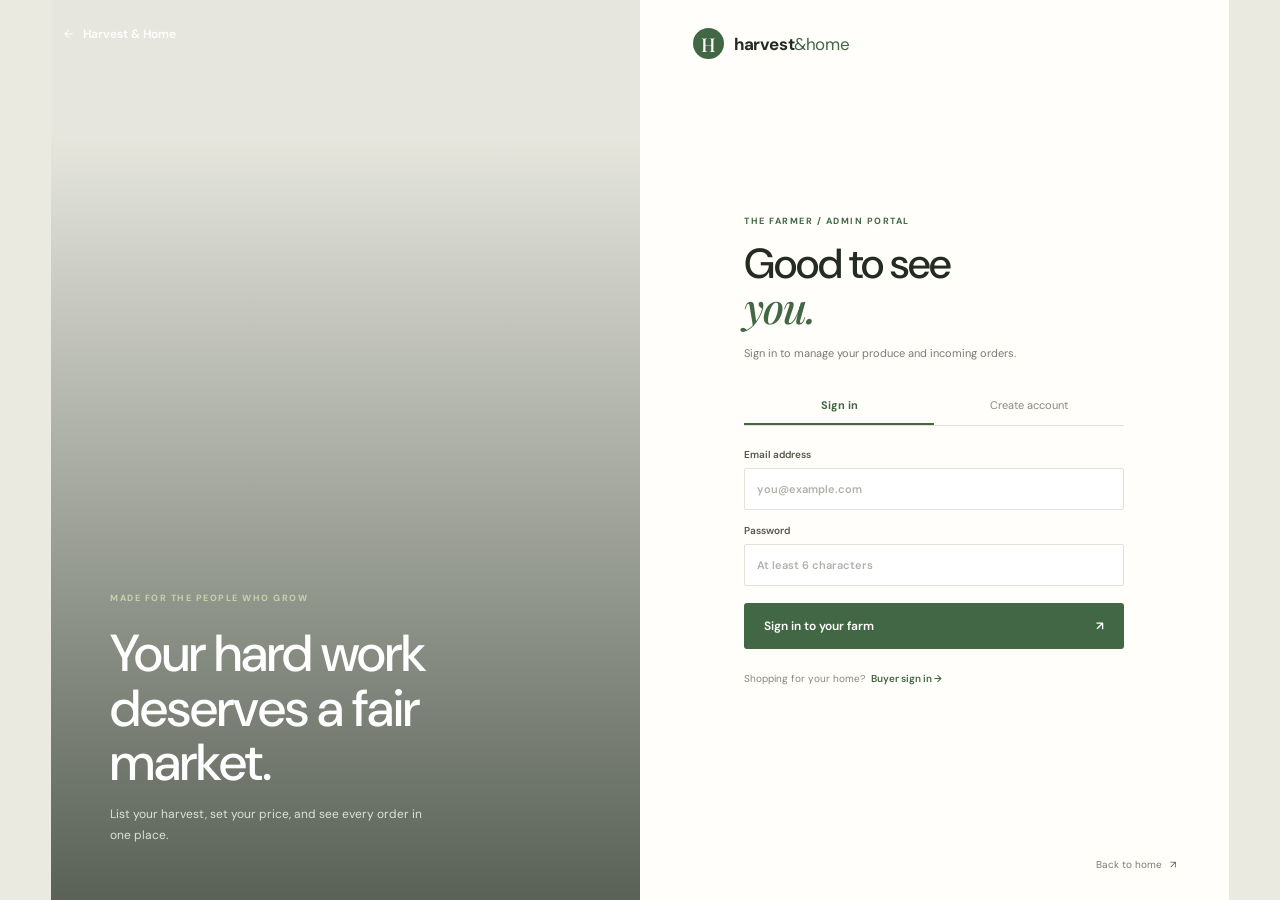
<file: farmer.html>
<!doctype html>
<html lang="en">
<head>
  <meta charset="utf-8">
  <meta name="viewport" content="width=device-width, initial-scale=1">
  <title>Farmer dashboard | Harvest & Home</title>
  <link rel="stylesheet" href="styles.css?v=20261126-1">
  <script src="app.js?v=20261126-2" defer></script>
</head>
<body class="app-page" data-page="farmer">
  <header class="app-header"><a class="brand" href="index.html"><span class="brand-mark">H</span><span>harvest<span class="brand-light">&home</span></span></a><nav class="app-nav"><a class="is-current" href="farmer.html">Farm dashboard</a><a href="farmer-products.html">My products</a><a href="farmer-orders.html">Incoming orders</a></nav><label class="location-control"><span>Market</span><select data-location-select aria-label="Market location"><option>Guntur</option><option>Vijayawada</option><option>Tenali</option></select></label><div class="app-account"><span class="account-greeting" data-account-name></span><button class="icon-button" type="button" data-logout aria-label="Sign out" title="Sign out">↗</button></div></header>
  <main class="farmer-main">
    <section class="farmer-welcome"><div><p class="eyebrow"><span class="eyebrow-dot"></span> YOUR FARM, YOUR MARKET</p><h1>Good morning,<br><em data-farmer-name>grower.</em></h1><p>Your harvest has a home here. Keep your listings fresh and your orders moving.</p></div><button class="button button-green" type="button" data-add-listing>＋ Add produce</button></section>
    <section class="stat-grid" aria-label="Farm overview"><article class="stat-card"><span>Orders to prepare</span><strong data-stat-pending>0</strong><small>Orders waiting for you</small></article><article class="stat-card"><span>Products listed</span><strong data-stat-products>0</strong><small>Available in the market</small></article><article class="stat-card"><span>Completed sales</span><strong data-stat-sales>0</strong><small>Orders marked delivered</small></article></section>
    <nav class="farmer-page-links" aria-label="Manage farm">
      <a class="farmer-page-link" href="farmer-products.html"><span class="section-kicker">YOUR STALL</span><strong>My products <span data-stat-products>0</span></strong><span>View and manage your listings <span aria-hidden="true">↗</span></span></a>
      <a class="farmer-page-link" href="farmer-orders.html"><span class="section-kicker">BUYER ACTIVITY</span><strong>Incoming orders <span data-farmer-order-count>(0)</span></strong><span>Review orders for your produce <span aria-hidden="true">↗</span></span></a>
    </nav>
  </main>
  <footer class="app-footer"><a class="brand" href="index.html"><span class="brand-mark">H</span><span>harvest<span class="brand-light">&home</span></span></a><span>Good food, a shorter journey.</span><a href="buyer-login.html">Visit buyer market ↗</a></footer>
  <dialog class="listing-dialog" data-listing-dialog><form method="dialog" data-listing-form><div class="drawer-header"><div><p class="section-kicker">MANAGE YOUR STALL</p><h2 data-listing-heading>List your harvest.</h2></div><button class="icon-button" type="button" data-close-listing aria-label="Close">×</button></div><label>Produce name<input name="name" placeholder="e.g. Dragon fruit" required maxlength="50"></label><div class="form-row"><label>Category<select name="category" required><option>Vegetables</option><option>Fruits</option><option>Pulses</option><option>Grains</option><option>Dairy</option><option>Spices</option><option>Dry Fruits</option><option value="Other">Other farm goods</option></select></label><label>Unit<select name="unit" required><option>kg</option><option>piece</option><option>bunch</option><option>dozen</option><option>litre</option><option>box</option><option>jar</option></select></label></div><div class="location-price-grid"><label>Guntur price (₹)<input name="priceGuntur" type="number" min="1" step="1" placeholder="80" required></label><label>Vijayawada price (₹)<input name="priceVijayawada" type="number" min="1" step="1" placeholder="85" required></label><label>Tenali price (₹)<input name="priceTenali" type="number" min="1" step="1" placeholder="75" required></label></div><div class="form-row"><label>Available quantity<input name="stock" type="number" min="1" step="1" placeholder="20" required></label><label>Product image<input name="image" type="file" accept="image/*"></label></div><label>Short description<input name="description" placeholder="A little about how it’s grown" maxlength="100"></label><p class="form-message" aria-live="polite"></p><button class="button button-green auth-submit" type="submit"><span data-listing-submit>Add to market</span><span aria-hidden="true">↗</span></button></form></dialog>
</body>
</html>
</file>
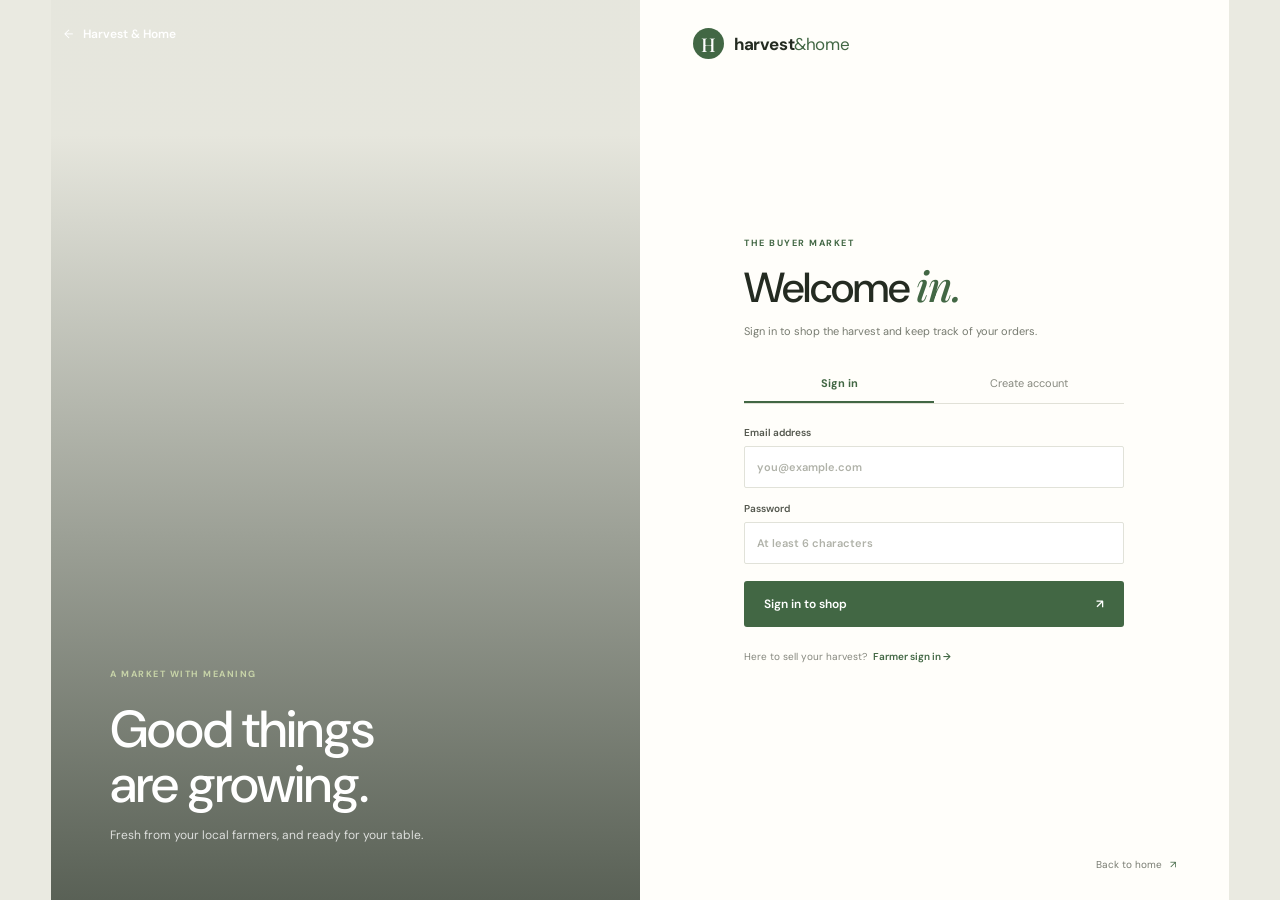
<file: orders.html>
<!doctype html>
<html lang="en">
<head>
  <meta charset="utf-8">
  <meta name="viewport" content="width=device-width, initial-scale=1">
  <title>My orders | Harvest & Home</title>
  <link rel="stylesheet" href="styles.css?v=20261126-1">
  <script src="app.js?v=20261126-2" defer></script>
</head>
<body class="app-page" data-page="orders">
  <header class="app-header"><a class="brand" href="index.html"><span class="brand-mark">H</span><span>harvest<span class="brand-light">&home</span></span></a><nav class="app-nav"><a href="buyer.html">The market</a><a class="is-current" href="orders.html">My orders <span class="order-count" data-order-count>0</span></a></nav><label class="location-control"><span>Market</span><select data-location-select aria-label="Market location"><option>Guntur</option><option>Vijayawada</option><option>Tenali</option></select></label><div class="app-account"><span class="account-greeting" data-account-name></span><button class="icon-button" type="button" data-logout aria-label="Sign out" title="Sign out">↗</button></div></header>
  <main class="order-history-main">
    <section class="order-history-heading"><div><p class="eyebrow"><span class="eyebrow-dot"></span> FROM OUR FARMS TO YOU</p><h1>My <em>orders.</em></h1><p>Track each order and make changes while it is still new.</p></div><a class="button button-outline" href="buyer.html">Back to market <span aria-hidden="true">↗</span></a></section>
    <p class="order-confirmation" data-order-confirmation hidden aria-live="polite"></p>
    <section class="order-history-list" data-order-history aria-live="polite"></section>
  </main>
  <footer class="app-footer"><a class="brand" href="index.html"><span class="brand-mark">H</span><span>harvest<span class="brand-light">&home</span></span></a><span>Good food, a shorter journey.</span><a href="farmer-login.html">Are you a farmer? ↗</a></footer>
</body>
</html>
</file>
<file: styles.css>
@import url('https://fonts.googleapis.com/css2?family=DM+Sans:wght@400;500;600;700&family=Playfair+Display:ital,wght@0,500;0,600;0,700;1,500;1,600&display=swap');

:root {
  --ink: #242b21;
  --muted: #777b70;
  --paper: #f4f3eb;
  --white: #fffefa;
  --green: #426744;
  --green-dark: #2d4930;
  --lime: #dbe79f;
  --line: #e1e1d7;
  --serif: 'Playfair Display', Georgia, serif;
  --sans: 'DM Sans', 'Segoe UI', sans-serif;
}

* { box-sizing: border-box; }
html { scroll-behavior: smooth; }
body { margin: 0; background: var(--paper); color: var(--ink); font-family: var(--sans); font-size: 14px; -webkit-font-smoothing: antialiased; }
a { color: inherit; text-decoration: none; }
button, input, select { font: inherit; }
button, a { -webkit-tap-highlight-color: transparent; }
button { color: inherit; }
h1, h2, h3, p { margin-top: 0; }
h1, h2, h3 { font-weight: 500; }
em { color: var(--green); font-family: var(--serif); font-weight: 500; }
.site-header, .app-header { height: 80px; display: flex; align-items: center; justify-content: space-between; padding: 0 7.2%; border-bottom: 1px solid rgba(36,43,33,.09); }
.brand { display: inline-flex; align-items: center; gap: 10px; font-size: 17px; font-weight: 700; letter-spacing: -.4px; white-space: nowrap; }
.brand-mark { width: 31px; height: 31px; display: grid; place-items: center; border-radius: 50%; background: var(--green); color: white; font-family: var(--serif); font-size: 19px; font-weight: 500; }
.brand-light { color: var(--green); font-weight: 400; }
.header-nav, .app-nav { display: flex; align-items: center; gap: 36px; color: #5f6259; font-size: 12px; }
.location-control { display: flex; align-items: center; gap: 7px; color: #68705f; font-size: 9px; font-weight: 600; white-space: nowrap; }
.location-control select { min-height: 34px; padding: 0 24px 0 9px; border: 1px solid var(--line); border-radius: 2px; background: var(--white); color: var(--green-dark); font-size: 10px; }
.header-nav a, .app-nav a, .nav-button { transition: color .18s ease; }
.header-nav a:hover, .app-nav a:hover, .nav-button:hover { color: var(--green); }
.text-link { color: var(--ink) !important; }
.button { min-height: 46px; display: inline-flex; align-items: center; justify-content: center; gap: 24px; padding: 0 20px; border: 0; border-radius: 3px; font-size: 12px; font-weight: 600; cursor: pointer; transition: transform .18s ease, background .18s ease; }
.button:hover { transform: translateY(-2px); }
.button-dark { background: var(--ink); color: white; }
.button-green { background: var(--green); color: white; }
.button-green:hover { background: var(--green-dark); }
.button-outline { border: 1px solid #cdd4c7; background: transparent; color: var(--green-dark); }
.button-outline:hover { border-color: var(--green); background: rgba(66,103,68,.06); }
.button-cream { background: #f3f0df; color: var(--ink); }
.header-cta { min-height: 40px; }
.header-login-actions { display: flex; align-items: center; gap: 8px; }

.hero { position: relative; min-height: 625px; display: grid; grid-template-columns: 1.02fr .98fr; align-items: center; gap: 5.4%; padding: 66px 10.3% 72px 12.1%; overflow: hidden; }
.hero-copy { position: relative; z-index: 1; padding: 0 0 4px; animation: rise-in .7s both; }
.eyebrow, .section-kicker { margin: 0 0 22px; color: var(--green); font-size: 9px; font-weight: 700; letter-spacing: 1.5px; }
.eyebrow { display: flex; align-items: center; gap: 9px; }
.eyebrow-dot { width: 7px; height: 7px; display: inline-block; border-radius: 50%; background: #85a35e; }
.hero h1 { margin: 0; font-size: clamp(52px, 6.2vw, 82px); line-height: .99; letter-spacing: -2.6px; }
.hero h1 em { color: var(--green); }
.hero-description { max-width: 395px; margin: 24px 0 23px; color: #6f7268; font-size: 13px; line-height: 1.85; }
.role-choice-list { display: grid; max-width: 390px; gap: 9px; }
.role-choice { min-height: 69px; display: grid; grid-template-columns: 34px 1fr auto; align-items: center; gap: 11px; padding: 10px 13px; border: 1px solid #dfe2d7; background: rgba(255,254,250,.82); transition: border-color .18s ease, transform .18s ease, background .18s ease; }
.role-choice:hover { transform: translateY(-2px); border-color: #8ea486; background: var(--white); }
.role-choice-mark { width: 32px; height: 32px; display: grid; place-items: center; border-radius: 50%; background: #e7ecd9; color: var(--green); font-family: var(--serif); font-size: 16px; }
.role-choice-mark-seller { background: #eee8d8; color: #826d3b; }
.role-choice-copy { display: grid; gap: 4px; }
.role-choice-copy strong { font-size: 12px; }
.role-choice-copy small { color: #777b70; font-size: 9px; }
.role-choice-action { display: inline-flex; align-items: center; gap: 8px; color: var(--green); font-size: 10px; font-weight: 700; }
.quiet-link { display: inline-flex; align-items: center; gap: 11px; color: var(--green); font-size: 11px; font-weight: 600; }
.quiet-link span, .quiet-link > span { transition: transform .18s ease; }
.quiet-link:hover span { transform: translateX(3px); }
.hero-proof { display: flex; align-items: center; gap: 12px; margin-top: 45px; }
.avatar-stack { display: flex; padding-left: 2px; }
.avatar-stack span { width: 27px; height: 27px; display: grid; place-items: center; margin-left: -4px; border: 2px solid var(--paper); border-radius: 50%; background: #c8d0a4; color: #394735; font-family: var(--serif); font-size: 11px; }
.avatar-stack span:nth-child(2) { background: #e2c4a1; }
.avatar-stack span:nth-child(3) { background: #d4b4a1; }
.hero-proof p { margin: 0; color: #74776d; font-size: 10px; line-height: 1.65; }
.hero-proof strong { color: var(--ink); font-size: 10px; }
.hero-art { position: relative; min-height: 448px; animation: rise-in .7s .12s both; }
.hero-image { position: absolute; inset: 0 18px 17px 0; background: url('https://images.unsplash.com/photo-1542838132-92c53300491e?auto=format&fit=crop&w=1100&q=85') center 54% / cover; }
.hero-art::after { position: absolute; inset: 0 18px 17px 0; content: ''; background: linear-gradient(0deg, rgba(22,31,19,.12), transparent 55%); pointer-events: none; }
.season-note { position: absolute; z-index: 1; right: 0; bottom: 0; display: flex; align-items: center; gap: 13px; min-width: 222px; padding: 16px 17px; background: var(--white); box-shadow: 0 10px 28px rgba(37,40,30,.08); font-size: 10px; line-height: 1.6; }
.season-icon { color: #77914e; font-size: 23px; }
.season-note strong { font-size: 11px; }
.season-arrow { margin-left: auto; color: var(--green); font-size: 16px; }
.hero-stamp { position: absolute; z-index: 1; top: 25px; right: 0; width: 76px; height: 76px; display: grid; place-content: center; transform: rotate(8deg); border: 1px solid rgba(255,255,255,.8); border-radius: 50%; background: rgba(238,240,217,.92); color: var(--green); text-align: center; font-size: 9px; font-weight: 700; line-height: 1.45; letter-spacing: 1px; }
.hero-side-note { position: absolute; top: 44%; right: 3.3%; color: #929388; font-size: 8px; font-weight: 600; line-height: 1.7; letter-spacing: 1px; writing-mode: vertical-rl; }
.hero-side-note span { margin-top: 9px; color: var(--green); font-size: 13px; }
.ticker { display: flex; align-items: center; height: 47px; overflow: hidden; background: #e8ead8; color: #526448; white-space: nowrap; }
.ticker div { min-width: max-content; animation: ticker 38s linear infinite; font-size: 9px; font-weight: 700; letter-spacing: 1.25px; }
.ticker span { padding: 0 30px; color: #9aab75; }
.intro-section { padding: 106px 12% 100px; }
.intro-section > .section-kicker { margin-bottom: 27px; }
.intro-grid { display: grid; grid-template-columns: 1fr .7fr; align-items: end; gap: 10%; }
.intro-grid h2, .cta-band h2 { margin: 0; font-size: 52px; line-height: 1.1; letter-spacing: -1px; }
.intro-text p { margin: 0 0 20px; color: #70736b; font-size: 12px; line-height: 1.9; }
.value-grid { display: grid; grid-template-columns: repeat(3, 1fr); gap: 7%; margin-top: 73px; padding-top: 28px; border-top: 1px solid var(--line); }
.value-item { position: relative; padding-top: 4px; }
.value-number { color: #92968a; font-size: 9px; letter-spacing: .5px; }
.value-icon { float: right; color: var(--green); font-size: 20px; }
.value-item h3 { margin: 25px 0 9px; font-size: 16px; }
.value-item p { max-width: 240px; margin: 0; color: #777a71; font-size: 11px; line-height: 1.8; }
.cta-band { position: relative; display: flex; align-items: center; justify-content: space-between; min-height: 330px; padding: 65px 13%; overflow: hidden; background: #334e35; color: white; }
.eyebrow-light { color: #c7d3a8; }
.cta-band h2 { font-size: 47px; }
.cta-band h2 em { color: #dce4b3; }
.cta-actions { position: relative; z-index: 1; display: flex; align-items: center; gap: 25px; }
.cta-secondary { color: #e0e5d5; font-size: 11px; }
.cta-secondary span { padding-left: 9px; }
.cta-decoration { position: absolute; top: -57px; right: 25%; color: rgba(215,228,179,.07); font-size: 305px; line-height: 1; }
.site-footer { min-height: 90px; display: flex; align-items: center; justify-content: space-between; gap: 22px; padding: 20px 7.2%; color: #777a71; font-size: 10px; }
.site-footer p { margin: 0; }
.site-footer > div { display: flex; gap: 20px; }
.site-footer a:hover, .app-footer a:hover { color: var(--green); }
.brand-footer { color: var(--ink); }
.footer-copy { font-size: 9px; }

.auth-page { min-height: 100vh; background: #eaeae1; }
.back-home { position: absolute; z-index: 2; top: 26px; left: 5%; display: inline-flex; align-items: center; gap: 10px; color: white; font-size: 12px; }
.back-home span { font-weight: 600; }
.auth-layout { min-height: 100vh; display: grid; grid-template-columns: 1fr 1fr; padding: 0 4%; }
.auth-photo { position: relative; min-height: 100vh; display: flex; align-items: flex-end; padding: 9% 10%; background-position: center; background-size: cover; color: white; }
.auth-photo::before { position: absolute; inset: 0; content: ''; background: linear-gradient(0deg, rgba(21,32,20,.68), rgba(21,32,20,.02) 85%); }
.buyer-photo { background-image: url('https://images.unsplash.com/photo-1542838132-92c53300491e?auto=format&fit=crop&w=1200&q=85'); }
.farmer-photo { background-image: url('https://images.unsplash.com/photo-1500382017468-9049fed747ef?auto=format&fit=crop&w=1200&q=85'); }
.admin-photo { background-image: url('https://images.unsplash.com/photo-1542838132-92c53300491e?auto=format&fit=crop&w=1200&q=85'); }
.auth-photo-caption { position: relative; max-width: 440px; }
.auth-photo-caption h1 { margin: 0 0 14px; color: white; font-size: 52px; line-height: 1.05; letter-spacing: -1px; }
.auth-photo-caption p { max-width: 330px; margin: 0; color: rgba(255,255,255,.78); font-size: 12px; line-height: 1.8; }
.auth-panel { position: relative; display: flex; align-items: center; justify-content: center; padding: 84px 10%; background: var(--white); }
.auth-brand { position: absolute; top: 28px; left: 9%; }
.auth-form-wrap { width: min(100%, 380px); padding: 20px 0; }
.auth-form-wrap .section-kicker { margin-bottom: 15px; }
.auth-form-wrap h2 { margin: 0; font-size: 42px; line-height: 1.03; letter-spacing: -1px; }
.auth-lede { margin: 13px 0 24px; color: var(--muted); font-size: 11px; line-height: 1.7; }
.auth-tabs { display: grid; grid-template-columns: 1fr 1fr; margin-bottom: 22px; border-bottom: 1px solid var(--line); }
.auth-tab { min-height: 38px; border: 0; border-bottom: 2px solid transparent; background: transparent; color: #87897f; cursor: pointer; font-size: 11px; }
.auth-tab.is-active { border-bottom-color: var(--green); color: var(--green); font-weight: 700; }
.auth-form, .listing-dialog form { display: grid; gap: 14px; }
.auth-form label, .listing-dialog label { display: grid; gap: 7px; color: #53574d; font-size: 10px; font-weight: 600; }
.auth-form input, .listing-dialog input, .listing-dialog select { width: 100%; height: 42px; padding: 0 12px; border: 1px solid #e1e2d9; border-radius: 2px; outline: 0; background: #fff; color: var(--ink); font-size: 11px; }
.auth-form input:focus, .listing-dialog input:focus, .listing-dialog select:focus, .search-wrap:focus-within { border-color: #89a078; box-shadow: 0 0 0 3px rgba(66,103,68,.1); }
.auth-form input::placeholder, .listing-dialog input::placeholder { color: #b0b2a9; }
.auth-form [hidden] { display: none; }
.auth-submit { width: 100%; justify-content: space-between; margin-top: 3px; }
.form-message { min-height: 14px; margin: -4px 0 0; color: #a44639; font-size: 10px; }
.form-message:empty { display: none; }
.auth-switch { margin: 23px 0 0; color: #85877e; font-size: 10px; }
.auth-switch a { margin-left: 3px; color: var(--green); font-weight: 600; }
.auth-home-link { position: absolute; right: 9%; bottom: 29px; color: #797c72; font-size: 10px; }
.auth-home-link span { margin-left: 5px; color: var(--green); }

.app-page { min-height: 100vh; background: #f7f7f1; }
.app-header { height: 70px; padding: 0 6%; background: var(--white); }
.app-header .brand { font-size: 15px; }
.app-header .brand-mark { width: 28px; height: 28px; font-size: 17px; }
.app-nav { gap: 27px; height: 100%; }
.app-nav a, .nav-button { display: inline-flex; align-items: center; height: 100%; border: 0; background: none; color: #74776c; cursor: pointer; font-size: 11px; }
.app-nav a.is-current { border-bottom: 2px solid var(--green); color: var(--green); }
.order-count { min-width: 17px; height: 17px; display: grid; place-items: center; margin-left: 7px; border-radius: 50%; background: #edf0e3; color: var(--green); font-size: 9px; }
.app-account { display: flex; align-items: center; gap: 13px; }
.account-greeting { max-width: 150px; overflow: hidden; color: #666a5f; font-size: 10px; text-overflow: ellipsis; white-space: nowrap; }
.icon-button { width: 34px; height: 34px; display: grid; place-items: center; border: 1px solid var(--line); border-radius: 50%; background: transparent; color: var(--green); cursor: pointer; font-size: 15px; }
.market-main, .farmer-main { width: min(1120px, 88%); margin: 0 auto; }
.market-welcome, .farmer-welcome { display: flex; align-items: flex-end; justify-content: space-between; min-height: 260px; padding: 45px 0 40px; border-bottom: 1px solid var(--line); }
.market-welcome .eyebrow, .farmer-welcome .eyebrow { margin-bottom: 16px; }
.market-welcome h1, .farmer-welcome h1 { margin: 0; font-size: 45px; line-height: 1.08; letter-spacing: -1.5px; }
.market-welcome p:not(.eyebrow), .farmer-welcome p:not(.eyebrow) { margin: 12px 0 0; color: var(--muted); font-size: 11px; }
.market-welcome-side { display: flex; align-items: center; gap: 12px; padding-bottom: 7px; color: #8b8e82; font-size: 8px; font-weight: 600; line-height: 1.7; letter-spacing: 1px; }
.market-flower { color: #8e9c5e; font-size: 34px; }
.market-toolbar { display: flex; flex-wrap: wrap; align-items: center; justify-content: space-between; gap: 16px; padding: 20px 0; border-bottom: 1px solid var(--line); }
.search-wrap { width: 215px; height: 37px; display: flex; align-items: center; gap: 8px; padding: 0 11px; border: 1px solid var(--line); background: white; transition: border-color .15s, box-shadow .15s; }
.search-wrap > span { color: #7a8271; font-size: 20px; }
.search-wrap input { width: 100%; border: 0; outline: 0; background: transparent; font-size: 10px; }
.category-list { display: flex; flex-wrap: wrap; gap: 6px; }
.category-chip { min-height: 30px; padding: 0 11px; border: 1px solid transparent; border-radius: 2px; background: transparent; color: #75796e; cursor: pointer; font-size: 9px; transition: .15s ease; }
.category-chip:hover { border-color: var(--line); }
.category-chip.is-selected { background: var(--green); color: white; }
.market-heading { display: flex; align-items: flex-end; justify-content: space-between; gap: 16px; margin: 31px 0 17px; }
.market-heading .section-kicker { margin-bottom: 8px; }
.market-heading h2 { margin: 0; font-size: 24px; letter-spacing: -.45px; }
.market-result-count { color: #92958b; font-family: var(--sans); font-size: 11px; font-weight: 400; }
.market-sort-note { padding-bottom: 3px; color: #888b80; font-size: 9px; }
.product-grid { display: grid; grid-template-columns: repeat(4, minmax(0, 1fr)); gap: 23px 17px; padding-bottom: 38px; }
.product-card { min-width: 0; overflow: hidden; border: 1px solid #e8e8df; background: var(--white); animation: rise-in .3s both; }
.product-image { position: relative; height: 156px; overflow: hidden; background-color: #e7ead8; background-position: center; background-size: cover; }
.product-image::after { position: absolute; inset: 0; content: ''; background: linear-gradient(180deg, rgba(28,38,22,.04), transparent 45%, rgba(28,38,22,.07)); }
.product-photo { width: 100%; height: 100%; display: block; object-fit: cover; }
.product-badge { position: absolute; z-index: 1; top: 10px; left: 10px; padding: 5px 7px; background: rgba(255,254,250,.9); color: #58664b; font-size: 8px; font-weight: 600; }
.wishlist-toggle { position: absolute; z-index: 2; top: 8px; right: 8px; width: 31px; height: 31px; display: grid; place-items: center; border: 0; border-radius: 50%; background: rgba(255,254,250,.95); color: #4a6044; cursor: pointer; font-size: 19px; line-height: 1; }
.wishlist-toggle.is-saved { color: #a24f47; }
.nav-button.is-selected { color: var(--green); font-weight: 700; }
.product-info { padding: 13px 13px 12px; }
.product-farm { overflow: hidden; margin: 0 0 6px; color: #8a8d82; font-size: 8px; text-overflow: ellipsis; white-space: nowrap; }
.product-location { margin: 0 0 6px; color: #70805f; font-size: 8px; font-weight: 600; }
.product-name-line { display: flex; align-items: baseline; justify-content: space-between; gap: 5px; }
.product-name-line h3 { overflow: hidden; margin: 0; font-size: 13px; font-weight: 600; text-overflow: ellipsis; white-space: nowrap; }
.product-price { flex: none; color: var(--green); font-size: 11px; font-weight: 700; }
.product-unit { margin: 5px 0 11px; color: #92958b; font-size: 9px; }
.product-bottom { display: flex; align-items: center; justify-content: space-between; gap: 5px; }
.product-actions { display: flex; align-items: center; gap: 5px; }
.stock-note { color: #898d80; font-size: 8px; }
.add-button { min-height: 29px; padding: 0 9px; border: 1px solid #dce3d6; border-radius: 2px; background: #f7f8f2; color: var(--green); cursor: pointer; font-size: 9px; font-weight: 600; transition: .15s ease; }
.add-button:hover:not(:disabled) { border-color: var(--green); background: var(--green); color: white; }
.add-button:disabled { color: #96988f; cursor: not-allowed; }
.order-now-button { min-height: 29px; padding: 0 8px; border: 1px solid var(--green); border-radius: 2px; background: var(--green); color: white; cursor: pointer; font-size: 9px; font-weight: 600; white-space: nowrap; transition: background .15s ease; }
.order-now-button:hover { background: var(--green-dark); }
.empty-state { grid-column: 1 / -1; padding: 48px 15px; border: 1px dashed #d4d8ca; color: #74786d; text-align: center; font-size: 11px; }
.empty-state strong { display: block; margin-bottom: 7px; color: var(--ink); font-family: var(--serif); font-size: 20px; font-weight: 500; }
.buyer-orders-section { padding: 20px 0 65px; border-top: 1px solid var(--line); }
.orders-list, .farmer-orders { display: grid; gap: 10px; }
.order-history-main { width: min(940px, 88%); min-height: calc(100vh - 140px); margin: 0 auto; padding: 52px 0 70px; }
.order-history-heading { display: flex; align-items: flex-end; justify-content: space-between; gap: 20px; padding-bottom: 25px; border-bottom: 1px solid var(--line); }
.order-history-heading .eyebrow { margin-bottom: 12px; }
.order-history-heading h1 { margin: 0; font-size: 40px; line-height: 1.1; }
.order-history-heading > div > p:last-child { margin: 10px 0 0; color: var(--muted); font-size: 11px; }
.order-confirmation { margin: 17px 0 0; padding: 13px 15px; border: 1px solid #d8e2cb; background: #edf3e4; color: var(--green-dark); font-size: 11px; }
.order-history-list { display: grid; gap: 14px; margin-top: 20px; }
.order-detail-card { padding: 18px 20px; border: 1px solid var(--line); background: var(--white); }
.order-detail-header { display: flex; align-items: center; justify-content: space-between; gap: 14px; padding-bottom: 13px; border-bottom: 1px solid #ecece4; }
.order-detail-header .section-kicker { margin-bottom: 3px; font-size: 8px; }
.order-detail-header h2 { margin: 0; font-size: 17px; font-weight: 600; }
.order-detail-header p { margin: 4px 0 0; color: #85887e; font-size: 9px; }
.order-detail-items { display: grid; }
.order-detail-item { display: grid; grid-template-columns: minmax(0, 1fr) auto auto; align-items: center; gap: 15px; padding: 14px 0; border-bottom: 1px solid #f0f0ea; }
.order-detail-product { display: grid; gap: 5px; }
.order-detail-product strong { font-size: 11px; }
.order-detail-product span { color: #85887e; font-size: 9px; }
.order-detail-subtotal { color: var(--green); font-size: 10px; font-weight: 700; }
.remove-order-item { min-height: 29px; padding: 0 9px; border: 1px solid #e2c9c2; border-radius: 2px; background: #fffafa; color: #925249; cursor: pointer; font-size: 9px; }
.remove-order-item:hover { border-color: #b56e63; background: #fbefec; }
.order-lock-note { color: #8b8e84; font-size: 9px; }
.removed-order-items { display: flex; flex-wrap: wrap; gap: 5px 10px; padding: 10px 0; color: #888b80; font-size: 9px; }
.removed-order-items p { margin: 0; text-decoration: line-through; }
.order-empty-items { margin: 14px 0; color: #8c6158; font-size: 10px; }
.order-detail-total { display: flex; align-items: center; justify-content: space-between; padding-top: 13px; color: #696d63; font-size: 10px; }
.order-detail-total strong { color: var(--ink); font-size: 13px; }
.order-card { padding: 15px 17px; border: 1px solid var(--line); background: var(--white); }
.order-topline { display: flex; align-items: center; justify-content: space-between; gap: 14px; margin-bottom: 8px; }
.order-number { font-size: 10px; font-weight: 700; }
.order-date, .order-meta { color: #85887e; font-size: 9px; }
.order-status { padding: 5px 8px; background: #edf1e4; color: #4e7043; font-size: 8px; font-weight: 700; }
.order-status.status-delivered { background: #e8eee6; color: #426744; }
.order-status.status-cancelled { background: #f7e9e6; color: #9c5145; }
.order-items-text { margin: 0 0 5px; color: #555a50; font-size: 10px; line-height: 1.6; }
.order-meta { margin: 0; }
.app-footer { min-height: 70px; display: flex; align-items: center; justify-content: space-between; gap: 15px; padding: 15px 6%; border-top: 1px solid var(--line); background: #fffefa; color: #808379; font-size: 9px; }
.app-footer .brand { color: var(--ink); font-size: 13px; }
.app-footer .brand-mark { width: 25px; height: 25px; font-size: 15px; }
.cart-fab { position: fixed; z-index: 5; right: 25px; bottom: 22px; min-height: 47px; display: flex; align-items: center; gap: 9px; padding: 0 14px; border: 0; border-radius: 3px; background: var(--green-dark); box-shadow: 0 8px 24px rgba(33,53,34,.19); color: white; cursor: pointer; font-size: 11px; }
.cart-fab > span:first-child { font-size: 15px; }
.cart-fab b { min-width: 19px; height: 19px; display: grid; place-items: center; border-radius: 50%; background: #dce6bd; color: var(--green-dark); font-size: 9px; }
.cart-backdrop { position: fixed; z-index: 9; inset: 0; visibility: hidden; background: rgba(20,27,18,.35); opacity: 0; transition: .2s ease; }
.cart-backdrop.is-open { visibility: visible; opacity: 1; }
.cart-drawer { position: fixed; z-index: 10; top: 0; right: 0; bottom: 0; width: min(420px, 100%); display: flex; flex-direction: column; padding: 27px 25px 20px; transform: translateX(102%); background: var(--white); box-shadow: -15px 0 40px rgba(26,31,24,.12); transition: transform .25s ease; }
.cart-drawer.is-open { transform: translateX(0); }
.drawer-header { display: flex; align-items: flex-start; justify-content: space-between; gap: 12px; padding-bottom: 18px; border-bottom: 1px solid var(--line); }
.drawer-header .section-kicker { margin-bottom: 7px; }
.drawer-header h2 { margin: 0; font-size: 23px; }
.cart-items { flex: 1; overflow: auto; padding: 8px 0; }
.cart-line { display: grid; grid-template-columns: 1fr auto; gap: 5px 10px; padding: 14px 0; border-bottom: 1px solid #edede6; }
.cart-line h3 { margin: 0 0 4px; font-size: 12px; font-weight: 600; }
.cart-line p { margin: 0; color: #85887e; font-size: 9px; }
.cart-line-price { color: var(--green); font-size: 11px; font-weight: 700; }
.quantity-control { display: flex; align-items: center; gap: 10px; }
.quantity-control button { width: 22px; height: 22px; border: 1px solid var(--line); border-radius: 50%; background: white; color: var(--green); cursor: pointer; }
.quantity-control span { min-width: 14px; color: var(--ink); text-align: center; font-size: 10px; }
.quantity-control .cart-remove-item { width: auto; height: auto; margin-left: 4px; padding: 4px 0; border: 0; border-radius: 0; background: transparent; color: #98564d; font-size: 9px; text-decoration: underline; text-underline-offset: 2px; }
.quantity-control .cart-remove-item:hover { color: #713a34; }
.cart-empty { padding: 45px 15px; color: #83867b; text-align: center; font-size: 11px; line-height: 1.8; }
.cart-checkout { padding-top: 14px; border-top: 1px solid var(--line); }
.cart-total { display: flex; justify-content: space-between; margin-bottom: 14px; font-size: 12px; font-weight: 700; }
.cart-checkout .button { width: 100%; }
.cart-checkout-note { margin: 10px 0 0; color: #8c8e85; text-align: center; font-size: 9px; }

.sr-only { position: absolute; width: 1px; height: 1px; padding: 0; margin: -1px; overflow: hidden; clip: rect(0,0,0,0); white-space: nowrap; border: 0; }
.admin-main { width: min(1160px, 90%); margin: 0 auto; padding: 35px 0 65px; }
.admin-welcome { display: flex; align-items: flex-end; justify-content: space-between; gap: 20px; padding: 19px 0 26px; border-bottom: 1px solid var(--line); }
.admin-welcome .eyebrow { margin-bottom: 13px; }
.admin-welcome h1 { margin: 0; font-size: 39px; line-height: 1.1; }
.admin-welcome p:not(.eyebrow) { margin: 9px 0 0; color: var(--muted); font-size: 11px; }
.admin-refresh { border: 0; background: transparent; cursor: pointer; }
.admin-stat-grid { display: grid; grid-template-columns: repeat(4, minmax(0, 1fr)); gap: 12px; margin: 20px 0 36px; }
.admin-stat { display: grid; grid-template-columns: 1fr auto; gap: 7px 10px; padding: 15px 16px; border: 1px solid var(--line); background: var(--white); }
.admin-stat > span { align-self: end; color: #74786d; font-size: 9px; }
.admin-stat strong { grid-row: span 2; align-self: center; color: var(--green); font-family: var(--serif); font-size: 32px; font-weight: 500; }
.admin-stat small { color: #a0a296; font-size: 8px; }
.admin-section { margin: 0 0 38px; scroll-margin-top: 20px; }
.admin-section .market-heading { margin: 0 0 14px; }
.admin-search { width: min(290px, 100%); height: 36px; display: flex; align-items: center; border: 1px solid var(--line); background: var(--white); }
.admin-search input { width: 100%; height: 100%; padding: 0 10px; border: 0; outline: 0; background: transparent; font-size: 10px; }
.admin-search:focus-within { border-color: #89a078; box-shadow: 0 0 0 3px rgba(66,103,68,.1); }
.admin-product-list, .admin-order-list { display: grid; gap: 8px; }
.admin-product-row { display: grid; grid-template-columns: 52px minmax(130px, 1.3fr) minmax(140px, 1fr) auto auto; align-items: center; gap: 12px; min-width: 0; padding: 9px 12px; border: 1px solid var(--line); background: var(--white); }
.admin-product-photo { width: 52px; height: 46px; object-fit: cover; }
.admin-product-name { display: grid; min-width: 0; gap: 4px; }
.admin-product-name strong { overflow: hidden; font-size: 10px; text-overflow: ellipsis; white-space: nowrap; }
.admin-product-name span, .admin-product-owner { overflow: hidden; color: #85887e; font-size: 8px; text-overflow: ellipsis; white-space: nowrap; }
.admin-product-price, .admin-product-stock { color: #59634f; font-size: 9px; white-space: nowrap; }
.admin-order-filters { display: flex; align-items: center; gap: 8px; }
.admin-status-filter { height: 36px; padding: 0 9px; border: 1px solid var(--line); border-radius: 0; background: var(--white); color: var(--ink); font-size: 10px; }
.admin-clear-filters { min-height: 36px; padding: 0 10px; border: 1px solid var(--line); background: transparent; color: var(--green); cursor: pointer; font-size: 9px; font-weight: 600; white-space: nowrap; }
.admin-clear-filters:hover { border-color: var(--green); background: #f3f5ed; }
.admin-order-card { padding: 14px 16px; border: 1px solid var(--line); background: var(--white); }
.admin-order-heading { display: flex; align-items: center; justify-content: space-between; gap: 12px; padding-bottom: 10px; border-bottom: 1px solid #ecece4; }
.admin-order-heading .section-kicker { margin: 0 0 4px; font-size: 8px; }
.admin-order-heading h3 { margin: 0; font-size: 13px; font-weight: 700; }
.admin-order-heading p { margin: 3px 0 0; color: #85887e; font-size: 9px; }
.admin-order-buyer { display: flex; flex-wrap: wrap; gap: 8px 14px; padding: 10px 0; font-size: 9px; }
.admin-order-buyer span { color: #85887e; }
.admin-order-items { display: grid; gap: 6px; margin: 0; padding: 0; list-style: none; }
.admin-order-items li { display: flex; align-items: baseline; justify-content: space-between; gap: 12px; color: #555a50; font-size: 9px; }
.admin-order-items li small { margin-left: 5px; color: #888b80; font-size: 8px; }
.admin-order-items li strong { flex: none; font-size: 9px; }
.admin-order-items .admin-empty-order { color: #8c6158; }
.admin-removed-items { margin: 8px 0 0; color: #8a8279; font-size: 8px; }
.admin-order-total { display: flex; align-items: center; justify-content: space-between; margin-top: 10px; padding-top: 9px; border-top: 1px solid #ecece4; color: #696d63; font-size: 9px; }
.admin-order-total strong { color: var(--ink); font-size: 11px; }

.farmer-main { padding-bottom: 35px; }
.farmer-welcome { min-height: 228px; align-items: center; }
.farmer-welcome h1 { font-size: 42px; }
.farmer-welcome > .button { margin-bottom: 4px; }
.stat-grid { display: grid; grid-template-columns: repeat(3, 1fr); gap: 13px; margin: 22px 0 39px; }
.stat-card { display: grid; grid-template-columns: 1fr auto; gap: 7px 12px; padding: 17px 18px; border: 1px solid var(--line); background: var(--white); }
.stat-card > span { align-self: end; color: #74786d; font-size: 9px; }
.stat-card strong { grid-row: span 2; align-self: center; color: var(--green); font-family: var(--serif); font-size: 34px; font-weight: 500; }
.stat-card small { color: #a0a296; font-size: 8px; }
.farmer-page-links { display: grid; grid-template-columns: repeat(2, minmax(0, 1fr)); gap: 13px; margin: 22px 0 40px; }
.farmer-page-link { min-height: 125px; display: grid; align-content: start; gap: 9px; padding: 17px 18px; border: 1px solid var(--line); background: var(--white); transition: border-color .18s ease, transform .18s ease; }
.farmer-page-link:hover { transform: translateY(-2px); border-color: #9cad8e; }
.farmer-page-link .section-kicker { margin: 0; font-size: 8px; }
.farmer-page-link strong { display: flex; justify-content: space-between; font-size: 14px; }
.farmer-page-link strong span { color: var(--green); font-size: 11px; }
.farmer-page-link > span:last-child { color: #85887e; font-size: 9px; }
.farmer-section { margin-bottom: 40px; }
.farmer-section .market-heading { margin-top: 0; }
.refresh-button { border: 0; background: none; cursor: pointer; }
.farmer-order-card { display: grid; grid-template-columns: 1fr auto; gap: 15px; padding: 17px; border: 1px solid var(--line); background: var(--white); }
.farmer-order-card .order-topline { justify-content: flex-start; margin-bottom: 9px; }
.farmer-order-card .order-status { margin-left: auto; }
.farmer-order-actions { display: flex; align-items: center; gap: 8px; }
.status-select { min-height: 33px; padding: 0 9px; border: 1px solid var(--line); border-radius: 2px; background: #fff; color: #56604f; font-size: 9px; }
.inventory-grid { display: grid; grid-template-columns: repeat(4, minmax(0, 1fr)); gap: 12px; }
.inventory-item { display: flex; align-items: center; justify-content: space-between; gap: 9px; min-width: 0; padding: 12px; border: 1px solid var(--line); background: var(--white); }
.inventory-photo { width: 52px; height: 48px; flex: none; object-fit: cover; }
.inventory-copy { flex: 1; min-width: 0; }
.inventory-copy strong { display: block; overflow: hidden; margin-bottom: 5px; font-size: 10px; text-overflow: ellipsis; white-space: nowrap; }
.inventory-copy span { display: block; color: #85887e; font-size: 8px; }
.inventory-item span { color: #85887e; font-size: 8px; }
.inventory-item button { flex: none; padding: 5px 7px; border: 0; background: transparent; color: var(--green); cursor: pointer; font-size: 9px; }
.inventory-item button:last-child { color: #9b6052; }
.listing-dialog { width: min(560px, calc(100% - 30px)); max-height: 90vh; overflow-y: auto; padding: 22px; border: 1px solid var(--line); background: var(--white); box-shadow: 0 20px 70px rgba(23,31,22,.25); }
.listing-dialog::backdrop { background: rgba(20,27,18,.44); }
.listing-dialog form { gap: 13px; }
.listing-dialog .drawer-header { margin-bottom: 3px; }
.form-row { display: grid; grid-template-columns: 1fr 1fr; gap: 12px; }
.location-price-grid { display: grid; grid-template-columns: repeat(3, minmax(0, 1fr)); gap: 10px; }

@keyframes rise-in { from { opacity: 0; transform: translateY(12px); } to { opacity: 1; transform: translateY(0); } }
@keyframes ticker { to { transform: translateX(-50%); } }

@media (max-width: 900px) {
  .site-header { padding: 0 5%; }
  .header-nav { gap: 18px; }
  .hero { gap: 4%; padding-right: 8%; padding-left: 8%; }
  .hero-side-note { display: none; }
  .hero h1 { font-size: 65px; }
  .market-main, .farmer-main { width: 91%; }
  .product-grid { grid-template-columns: repeat(3, minmax(0, 1fr)); }
  .category-list { gap: 0; }
  .auth-layout { padding: 0; }
  .auth-panel { padding-right: 8%; padding-left: 8%; }
  .admin-product-row { grid-template-columns: 46px minmax(120px, 1fr) auto auto; }
  .admin-product-owner { display: none; }
  .admin-stat-grid { grid-template-columns: repeat(2, minmax(0, 1fr)); }
}
@media (max-width: 650px) {
  .site-header { height: auto; min-height: 65px; flex-wrap: wrap; gap: 9px 12px; padding: 12px 5%; }
  .site-header > .brand { margin-right: auto; }
  .site-header .location-control { order: 3; width: 100%; }
  .site-header .location-control select { flex: 1; }
  .header-nav { display: none; }
  .header-login-actions { gap: 5px; }
  .header-cta { min-height: 37px; gap: 7px; padding: 0 9px; font-size: 9px; }
  .header-login-actions .header-cta:last-child { display: none; }
  .hero { min-height: 0; grid-template-columns: 1fr; gap: 36px; padding: 55px 7% 46px; }
  .hero h1 { font-size: clamp(56px, 14vw, 73px); }
  .hero-description { max-width: 380px; margin: 18px 0; }
  .hero-proof { margin-top: 26px; }
  .hero-art { min-height: 320px; margin-right: 7px; }
  .hero-image, .hero-art::after { right: 11px; bottom: 12px; }
  .season-note { min-width: 196px; padding: 12px; }
  .intro-section { padding: 66px 7%; }
  .intro-grid { grid-template-columns: 1fr; gap: 20px; }
  .intro-grid h2, .cta-band h2 { font-size: 43px; }
  .value-grid { grid-template-columns: 1fr; gap: 23px; margin-top: 40px; }
  .value-item { padding-bottom: 17px; border-bottom: 1px solid var(--line); }
  .value-item h3 { margin-top: 12px; }
  .cta-band { min-height: 290px; align-items: flex-start; flex-direction: column; justify-content: center; gap: 23px; padding: 45px 8%; }
  .cta-actions { gap: 18px; }
  .site-footer { align-items: flex-start; flex-wrap: wrap; padding: 20px 7%; }
  .site-footer p { width: calc(100% - 170px); text-align: right; }
  .site-footer > div { width: 100%; }
  .footer-copy { margin-left: auto; margin-top: -24px; }
  .auth-layout { display: block; }
  .auth-photo { min-height: 30vh; padding: 75px 8% 24px; }
  .auth-photo-caption h1 { font-size: 34px; }
  .auth-photo-caption p { font-size: 10px; }
  .auth-photo-caption .eyebrow { margin-bottom: 9px; font-size: 8px; }
  .back-home { top: 17px; left: 7%; }
  .auth-panel { min-height: 70vh; padding: 68px 8% 67px; }
  .auth-brand { top: 20px; left: 8%; }
  .auth-form-wrap { padding: 10px 0; }
  .auth-home-link { right: 8%; bottom: 22px; }
  .app-header { height: auto; min-height: 62px; flex-wrap: wrap; gap: 0 15px; padding: 10px 5%; }
  .app-header > .brand { margin-right: auto; }
  .app-header > .location-control { order: 1; }
  .app-header > .app-account { order: 2; }
  .app-nav { order: 3; width: 100%; height: 38px; gap: 20px; overflow-x: auto; }
  .app-nav a, .nav-button { flex: none; font-size: 10px; }
  .app-account { gap: 7px; }
  .account-greeting { display: none; }
  .market-main, .farmer-main { width: 90%; }
  .admin-main { width: 90%; padding: 25px 0 45px; }
  .admin-welcome { align-items: flex-start; flex-direction: column; gap: 12px; }
  .admin-welcome h1 { font-size: 33px; }
  .admin-stat-grid { gap: 8px; margin: 15px 0 28px; }
  .admin-stat { padding: 11px 12px; }
  .admin-stat strong { font-size: 27px; }
  .admin-section .market-heading { align-items: flex-start; flex-direction: column; }
  .admin-search { width: 100%; }
  .admin-order-filters { width: 100%; }
  .admin-order-filters .admin-search { flex: 1; }
  .admin-product-row { grid-template-columns: 44px minmax(0, 1fr) auto; gap: 8px; padding: 8px; }
  .admin-product-photo { width: 44px; height: 42px; }
  .admin-product-price { grid-column: 2; }
  .admin-product-stock { grid-column: 3; grid-row: 2; }
  .admin-order-card { padding: 12px; }
  .order-history-main { width: 90%; padding: 31px 0 50px; }
  .order-history-heading { align-items: flex-start; flex-direction: column; gap: 15px; }
  .order-history-heading h1 { font-size: 35px; }
  .order-detail-card { padding: 14px 12px; }
  .order-detail-item { grid-template-columns: minmax(0, 1fr) auto; gap: 9px; }
  .order-detail-subtotal { grid-column: 2; grid-row: 1; }
  .remove-order-item, .order-lock-note { grid-column: 1 / -1; justify-self: start; }
  .market-welcome, .farmer-welcome { min-height: 210px; align-items: flex-start; flex-direction: column; justify-content: center; gap: 18px; padding: 30px 0; }
  .market-welcome h1, .farmer-welcome h1 { font-size: 37px; }
  .market-welcome-side { display: none; }
  .market-toolbar { align-items: flex-start; flex-direction: column; gap: 12px; padding: 15px 0; }
  .search-wrap { width: 100%; }
  .category-list { width: 100%; flex-wrap: nowrap; overflow-x: auto; padding-bottom: 2px; }
  .category-chip { flex: none; }
  .market-heading { align-items: flex-start; }
  .market-sort-note { max-width: 120px; text-align: right; line-height: 1.5; }
  .product-grid { grid-template-columns: repeat(2, minmax(0, 1fr)); gap: 12px 9px; }
  .product-image { height: 126px; }
  .product-info { padding: 10px; }
  .product-name-line { align-items: flex-start; flex-direction: column; gap: 4px; }
  .product-name-line h3 { max-width: 100%; font-size: 12px; }
  .product-unit { margin: 4px 0 9px; }
  .stock-note { display: none; }
  .product-bottom { justify-content: flex-start; }
  .product-actions { width: 100%; }
  .product-actions > button { flex: 1; min-width: 0; min-height: 28px; padding: 0 5px; }
  .app-footer { flex-wrap: wrap; padding: 15px 5%; }
  .app-footer > span { display: none; }
  .app-footer > a:last-child { margin-left: auto; }
  .cart-fab { right: 14px; bottom: 13px; }
  .cart-drawer { padding: 20px 18px 15px; }
  .stat-grid { grid-template-columns: 1fr; gap: 8px; margin: 15px 0 30px; }
  .farmer-page-links { grid-template-columns: 1fr; gap: 8px; }
  .stat-card { grid-template-columns: 1fr auto; padding: 12px 14px; }
  .stat-card strong { grid-column: 2; grid-row: 1 / span 2; font-size: 28px; }
  .farmer-welcome > .button { min-height: 40px; }
  .farmer-order-card { grid-template-columns: 1fr; gap: 12px; }
  .farmer-order-actions { justify-content: flex-end; }
  .inventory-grid { grid-template-columns: repeat(2, minmax(0, 1fr)); gap: 8px; }
  .inventory-item { flex-wrap: wrap; padding: 9px; }
  .inventory-photo { width: 100%; height: 88px; }
  .inventory-item button { margin-left: auto; }
  .location-price-grid { grid-template-columns: 1fr; gap: 8px; }
}
</file>
